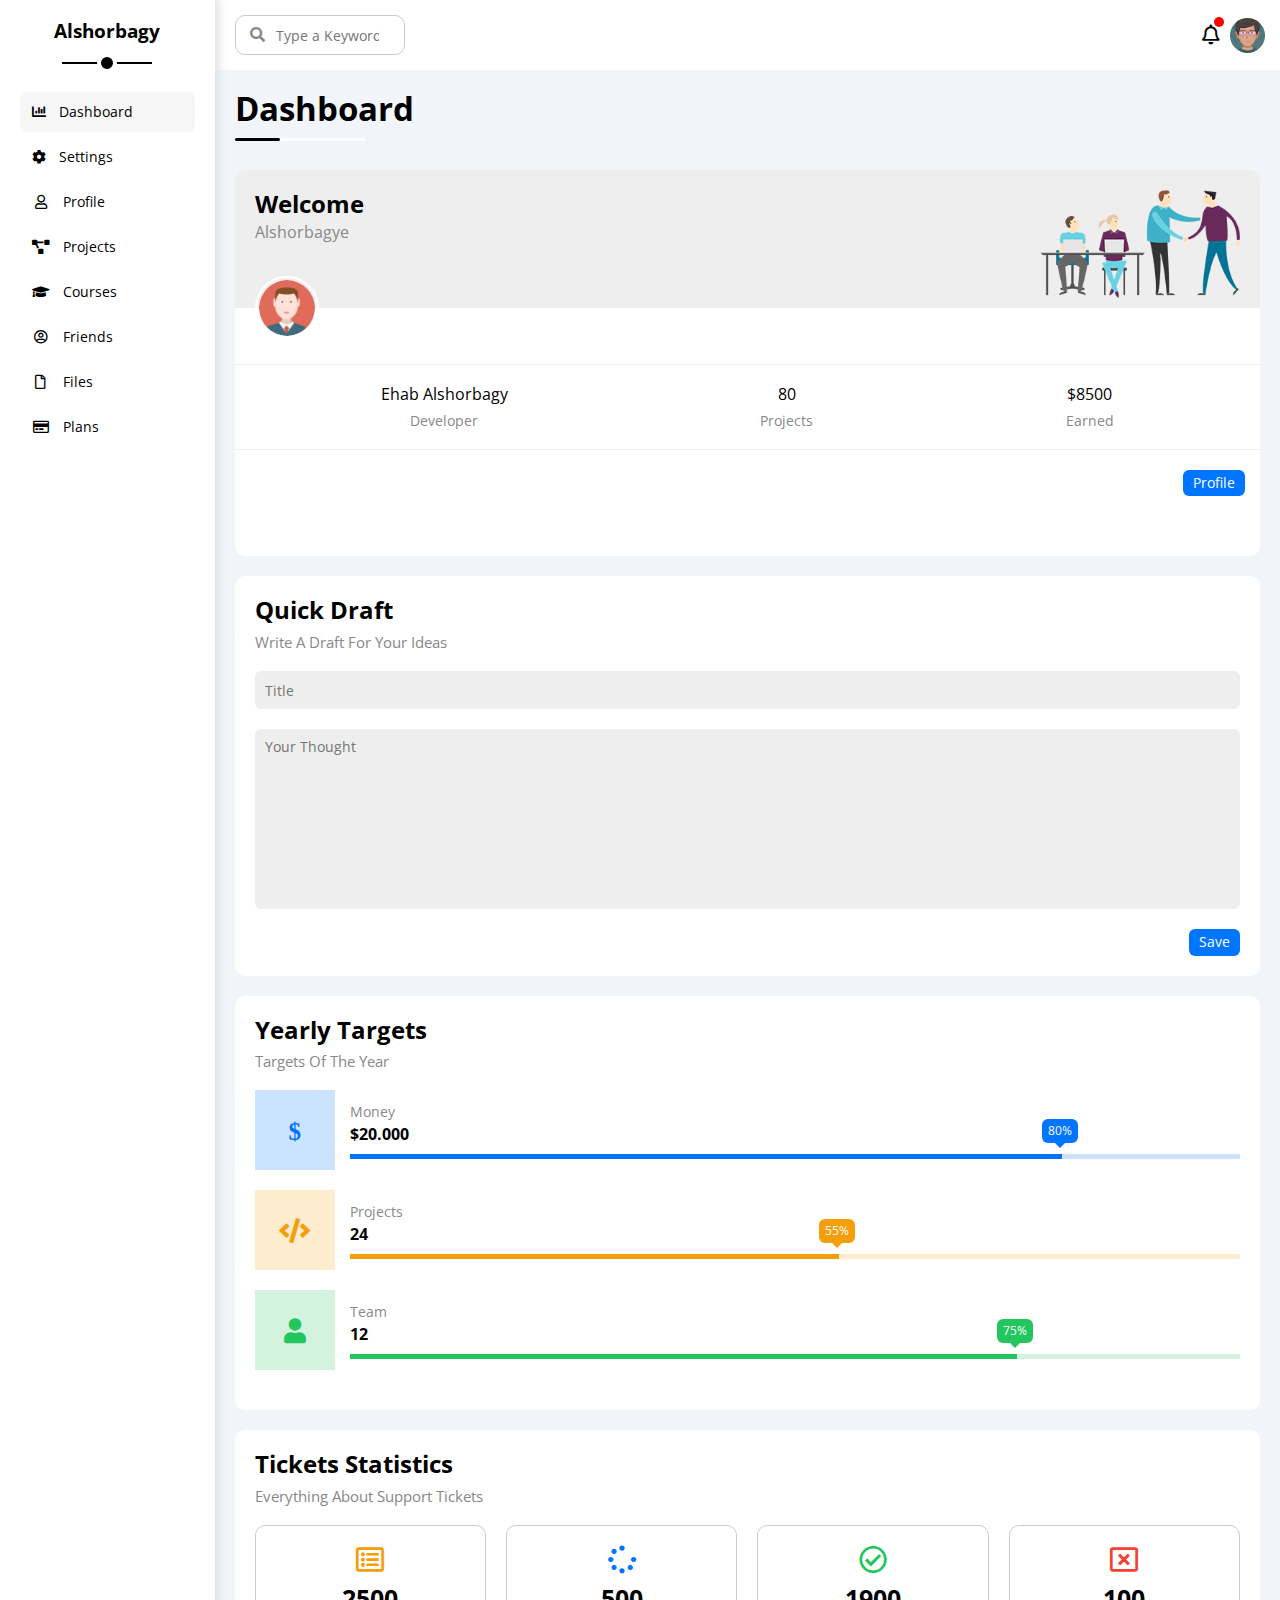
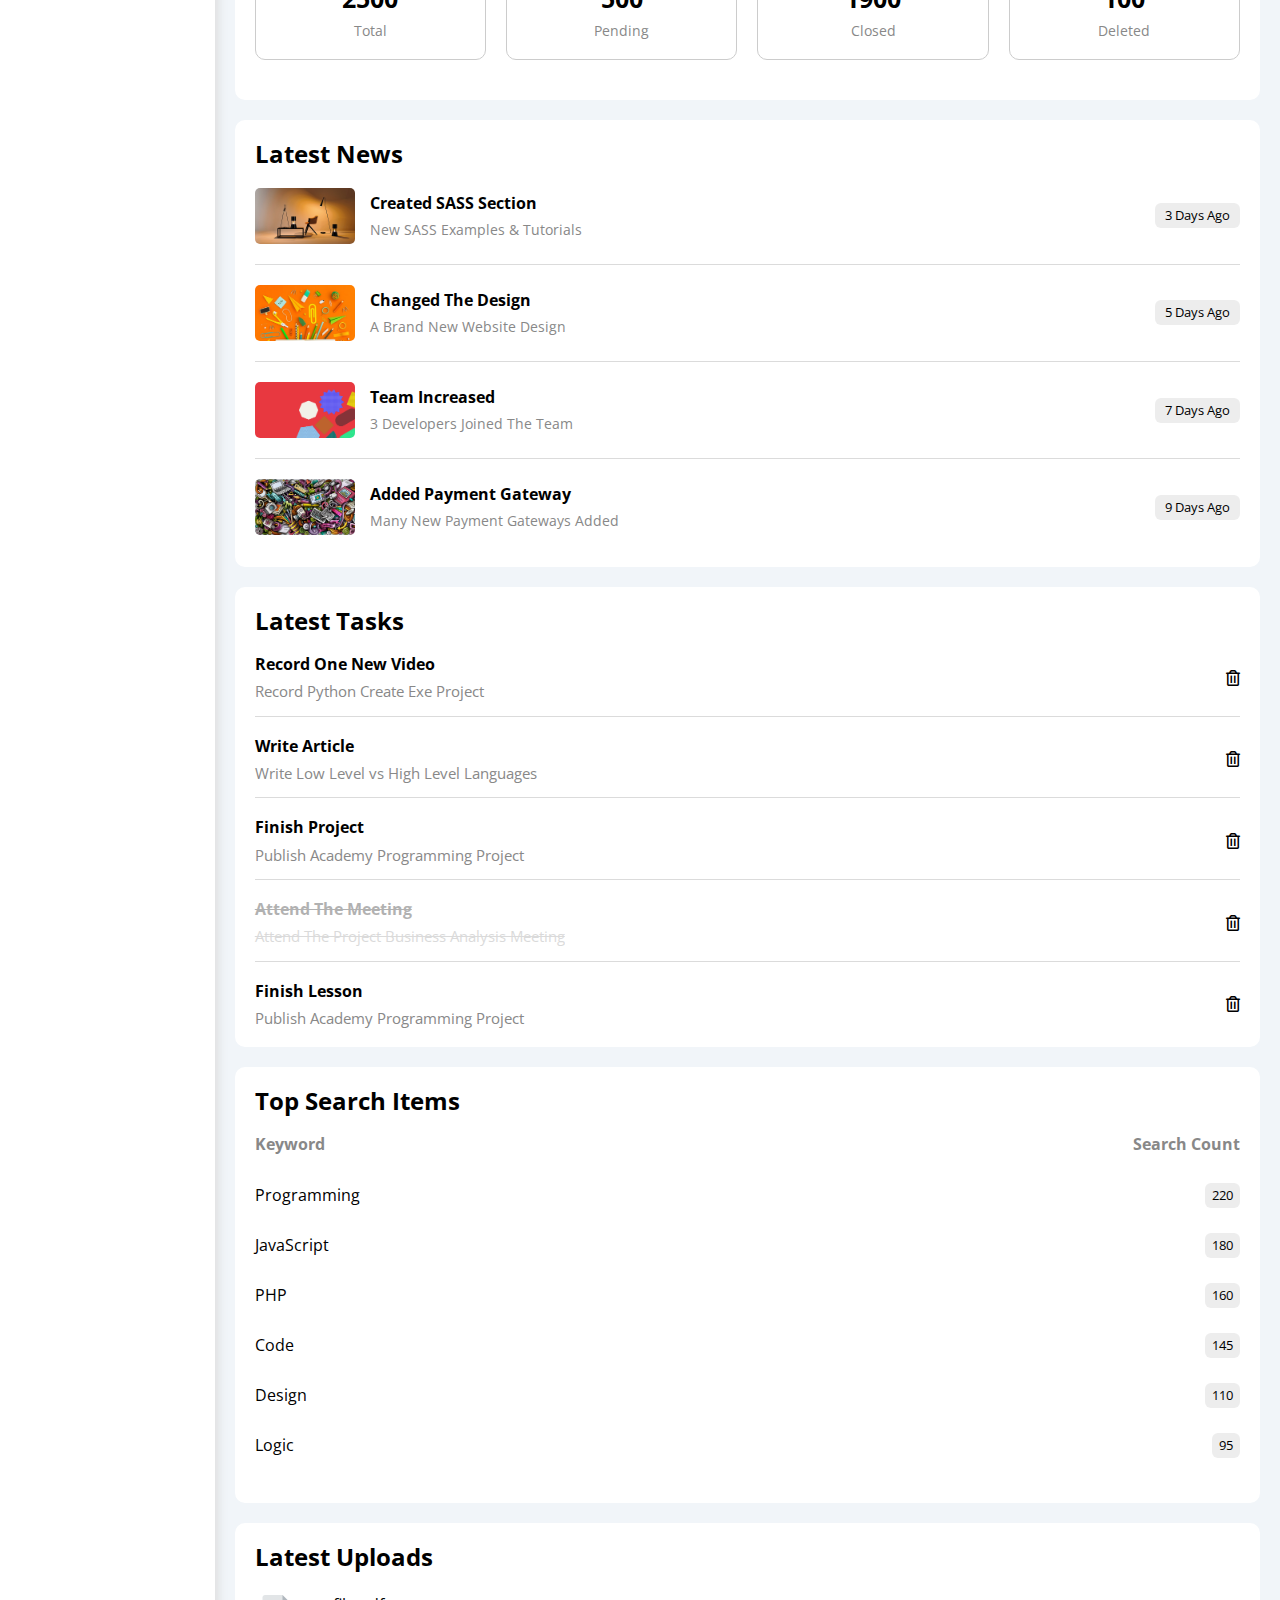
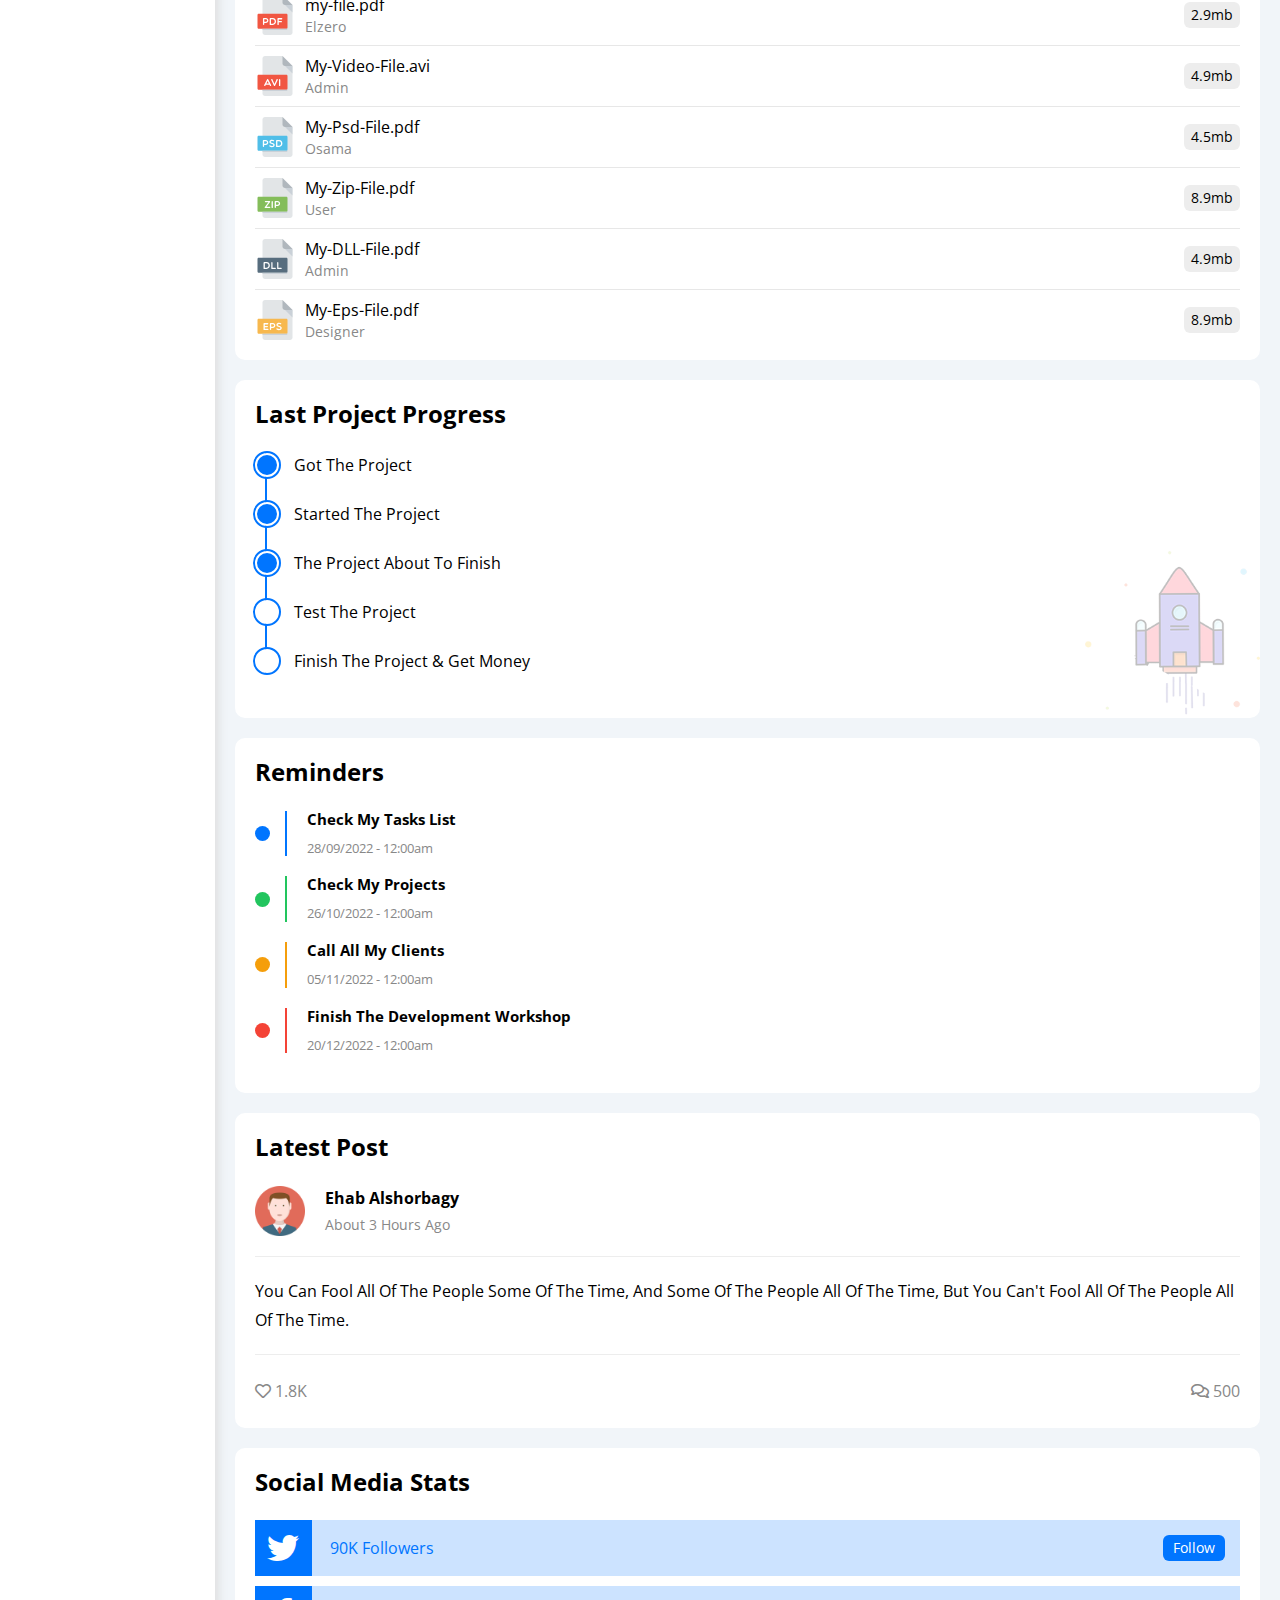
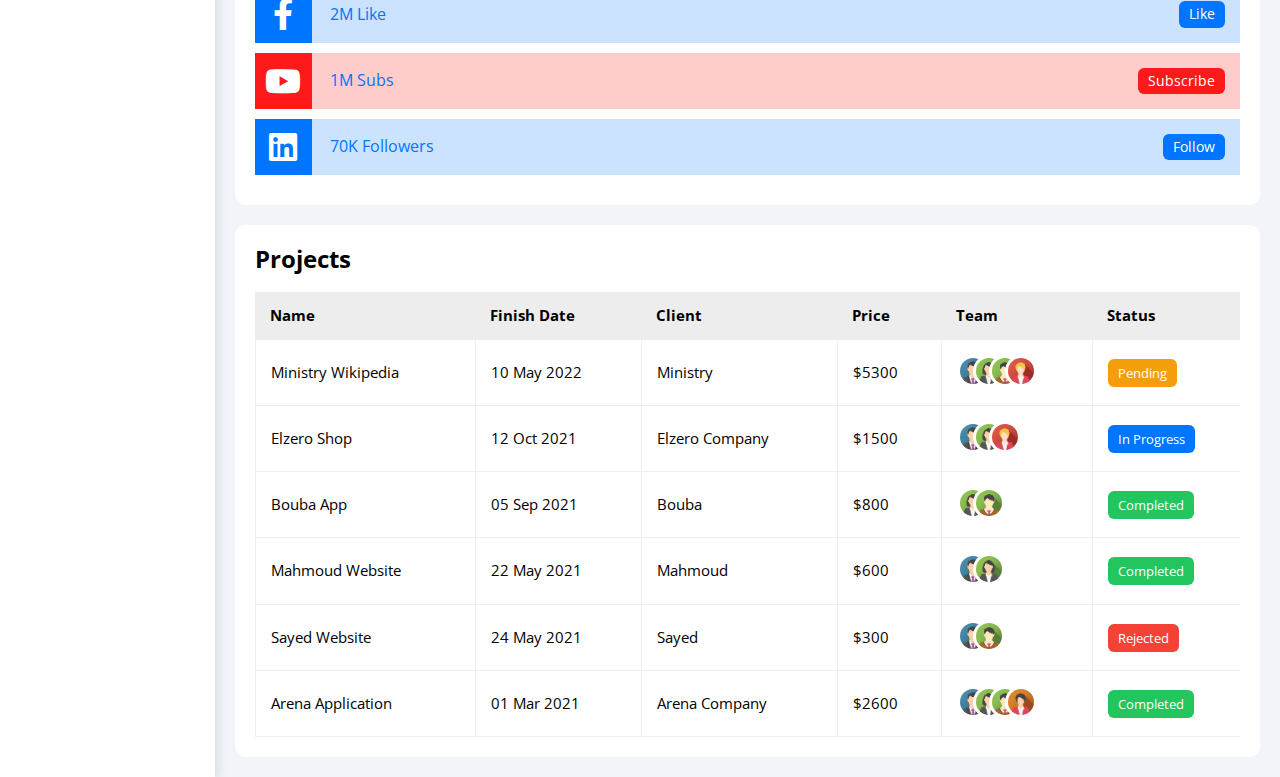
<file: index.html>
<!DOCTYPE html>
<html lang="en">
<head>
    <meta charset="UTF-8">
    <meta name="viewport" content="width=device-width, initial-scale=1.0">
    <!-- Font Awesome -->
    <link rel="stylesheet" href="css/all.min.css">

    <link rel="stylesheet" href="css/normalize.css">
    <link rel="stylesheet" href="css/framework.css">
    <link rel="stylesheet" href="css/master.css">
       <!-- Google Fonts -->
    <link rel="preconnect" href="https://fonts.gstatic.com" />
    <link href="https://fonts.googleapis.com/css2?family=Open+Sans:wght@400;700&display=swap" rel="stylesheet" />
    <title>My_Dashboard</title>
</head>
<body>
    <div class="page d-flex">
    <div class="sidebar bg-white p-20 pos-relative">
        <h3 class="pos-relative txt-c">Alshorbagy</h3>
        <ul>
            <li>
              <a class="active d-flex align-center fs-14 c-black rad-6 p-10" href="index.html">
                <i class="fa-solid fa-chart-bar"></i>
                <span>Dashboard</span>
              </a>
            </li>
            <li> 
              <a class="d-flex align-center fs-14 c-black rad-6 p-10" href="settings.html">
                <i class="fa-solid fa-gear"></i>
                <span>Settings</spa n>
              </a>
            </li>
          <li>
            <a class="d-flex align-center fs-14 c-black rad-6 p-10" href="profile.html">
              <i class="fa-regular fa-user fa-fw"></i>
              <span>Profile</span>
            </a>
          </li>
          <li>
            <a class="d-flex align-center fs-14 c-black rad-6 p-10" href="projects.html">
              <i class="fa-solid fa-diagram-project fa-fw"></i>
              <span>Projects</span>
            </a>
          </li>
          <li>
            <a class="d-flex align-center fs-14 c-black rad-6 p-10" href="courses.html">
              <i class="fa-solid fa-graduation-cap fa-fw"></i>
              <span>Courses</span>
            </a>
          </li>
          <li>
            <a class="d-flex align-center fs-14 c-black rad-6 p-10" href="friends.html">
              <i class="fa-regular fa-circle-user fa-fw"></i>
              <span>Friends</span>
            </a>
          </li>
          <li>
            <a class=" d-flex align-center fs-14 c-black rad-6 p-10" href="files.html">
              <i class="fa-regular fa-file fa-fw"></i>
              <span>Files</span>
            </a>
          </li>
          <li>
            <a class="d-flex align-center fs-14 c-black rad-6 p-10" href="plans.html">
              <i class="fa-regular fa-credit-card fa-fw"></i>
              <span>Plans</span>
            </a>
          </li>
        </ul>
    </div>
    <div class="content w-full">
        <div class="head bg-white p-15 between-flex">
            <div class="search pos-relative">
                <input class="p-10" type="search" placeholder="Type a Keyword">
            </div>
            <div class="icons d-flex align-center">
                <span class="pos-relative">
                    <i class="fa-regular fa-bell fa-lg"></i>
                </span>
                <img src="assets/avatar-.png" alt="">
            </div>
        </div>
         <h3 class="mean-heading">Dashboard</h3>
        <div class="container d-grid gap-20">
         <!-- Start Welcome Widget  -->
           <div class="welcome bg-white rad-10 txt-c-mobile ">
            <div class="intro p-20 d-flex space-between bg-eee">
                <div>
                  <h2> Welcome </h2>
                  <p class="c-grey mt-5">Alshorbagye</p>
                </div>
                  <img class="hide-mobile" src="assets/welcome.png" alt="" />
             </div>
               <img src="assets/avatar.png" alt="" class="avatar" />
                <div class="body txt-c d-flex p-20  space-around block-mobile">
                    <div> Ehab Alshorbagy <span class="d-block c-grey fs-14 mt-10 ">Developer</span></div>
                    <div> 80 <span class="d-block c-grey fs-14 mt-10"> Projects </span ></div>
                    <div> $8500<span class=" d-block c-grey fs-14 mt-10"> Earned </span></div>
                </div>
                <a href="profile.html" class="visit d-block fs-14 blue c-white w-fit btn-shape">Profile</a>
           </div>
          <!-- End Welcome Widget  -->
          <!-- Start Quick Draft Widget -->
          <div class="quick-draft bg-white p-20 rad-10">
            <h2 class="mb-10">Quick Draft</h2>
            <p class="mb-20 c-grey fs-15 ">Write A Draft For Your Ideas</p>
            <form action="">
              <input class="d-block mb-20 w-full p-10 bg-eee b-none rad-6" type="text" placeholder="Title">
              <textarea class=" d-block mb-20 w-full p-10 bg-eee b-none rad-6 h3-200" placeholder="Your Thought"></textarea>
            </form>
            <input class="save d-block c-white blue fs-14 b-none btn-shape" type="submit" value="Save">
          </div>
          <!-- End Quick Draft Widget -->
          <!-- Start Targets Widget  -->
            <div class="targets bg-white p-20 rad-10">
                <h2 class="mb-10">Yearly Targets</h2>
                <p class="mb-20 c-grey fs-15 ">Targets Of The Year </p>

              <div class="target-row d-flex align-center mb-20 ">
                <div class="icon center-flex bg-blue ">
                   <i class="fa-solid fa-dollar-sign c-blue fa-lg"></i>
                </div>
                <div class="data">
                  <span class="fs-14 c-grey ">Money</span>
                  <span class="fw-bold d-block mt-5 mb-10">$20.000</span>
                  <div class="progress pos-relative bg-blue">
                    <span class="blue" style="width: 80%;">
                      <span class="blue rad-6 ">80%</span>
                    </span>
                  </div>
                </div>
              </div>
              <div class="target-row d-flex align-center mb-20 ">
                <div class="icon center-flex bg-orange ">
                   <i class="fa-solid fa-code c-orange"></i>
                </div>
                <div class="data">
                  <span class="fs-14 c-grey ">Projects</span>
                  <span class="fw-bold d-block mt-5 mb-10">24</span>
                  <div class="progress pos-relative bg-orange ">
                    <span class="orange" style="width: 55%;">
                      <span class="orange rad-6 ">55%</span>
                    </span>
                  </div>
                </div>
              </div>
              <div class="target-row d-flex align-center mb-20 ">
                <div class="icon center-flex bg-green ">
                  <i class="fa-solid fa-user c-green "></i>  
                </div>
                <div class="data">
                  <span class="fs-14 c-grey ">Team</span>
                  <span class="fw-bold d-block mt-5 mb-10">12</span>
                  <div class="progress pos-relative bg-green">
                    <span class="green" style="width: 75%;">
                      <span class="green rad-6 ">75%</span>
                    </span>
                  </div>
                </div>
              </div>

            </div>
          <!-- End Targets Widget  -->
          <!-- Start Tickets Widget -->
          <div class="Tickets bg-white p-20 rad-10">
                <h2 class="mb-10">Tickets Statistics</h2>
                <p class="mb-20 c-grey fs-15 ">Everything About Support Tickets</p>
                <div class="txt-c gap-20 mb-20">
                    <div class="box rad-10 fs-14 c-grey">
                      <i class="fa-regular fa-rectangle-list fa-2x mb-10 c-orange"></i>
                      <span class="fs-30 fw-bold d-block c-black mb-10">2500</span>
                      Total
                    </div>
                    <div class="box rad-10  fs-14 c-grey">
                      <i class="fa-solid fa-spinner fa-2x mb-10 c-blue"></i>
                      <span class="fs-30 fw-bold d-block c-black mb-10">500</span>
                      Pending
                    </div>
                    <div class="box rad-10  fs-14 c-grey">
                      <i class="fa-regular fa-circle-check fa-2x mb-10 c-green"></i>
                      <span class="fs-30 fw-bold d-block c-black mb-10">1900</span>
                      Closed
                    </div>
                    <div class="box rad-10 fs-14 c-grey">
                     <i class="fa-regular fa-rectangle-xmark fa-2x mb-10 c-red"></i>
                      <span class="fs-30 fw-bold d-block c-black mb-10">100</span>
                      Deleted
                    </div>
                </div>
          </div>
          <!-- End Tickets Widget -->
           <!-- Start News -->
             <div class="news bg-white p-20 rad-10">
                <h2 class="mb-20">Latest News</h2>
                  <div class="new d-flex mb-20">
                    <img src="assets/news-01.png" alt="">
                    <div class="between-flex w-full">
                      <div class="text">
                        <h4>Created SASS Section</h4>
                        <p class="fs-14 c-grey">New SASS Examples & Tutorials</p>
                      </div>
                      <span class="w-fit d-block fs-13 bg-grey p-7 rad-6">3 Days Ago</span>
                    </div> 
                  </div>
                  <div class="new d-flex mb-20">
                    <img src="assets/news-02.png" alt="">
                    <div class="between-flex w-full">
                      <div class="text">
                        <h4>Changed The Design</h4>
                        <p class="fs-14 c-grey">A Brand New Website Design</p>
                      </div>
                      <span class="w-fit d-block fs-13 bg-grey p-7 rad-6">5 Days Ago</span>
                    </div> 
                  </div>
                  <div class="new d-flex mb-20">
                    <img src="assets/news-03.png" alt="">
                    <div class="between-flex w-full">
                      <div class="text">
                        <h4>Team Increased</h4>
                        <p class="fs-14 c-grey">3 Developers Joined The Team</p>
                      </div>
                      <span class="w-fit d-block fs-13 bg-grey p-7 rad-6">7 Days Ago</span>
                    </div> 
                  </div>
                  <div class="new d-flex mb-20">
                    <img src="assets/news-04.png" alt="">
                    <div class="between-flex w-full">
                      <div class="text">
                        <h4>Added Payment Gateway</h4>
                        <p class="fs-14 c-grey">Many New Payment Gateways Added</p>
                      </div>
                      <span class="w-fit d-block fs-13 bg-grey p-7 rad-6">9 Days Ago</span>
                    </div> 
                  </div>
              </div>
           
           <!-- End News -->
           <!-- Start Tasks -->
             <div class="tasks bg-white p-20 rad-10">
                <h2 class="mb-20">Latest Tasks</h2>
                  <div class="task d-flex mb-20">
                    <div class="between-flex w-full">
                      <div class="text">
                        <h4>Record One New Video</h4>
                        <p class="fs-15 c-grey mt-10">Record Python Create Exe Project</p>
                      </div>
                       <i class="fa-regular fa-trash-can delete"></i>
                    </div> 
                  </div>
                  <div class="task d-flex mb-20">
                    <div class="between-flex w-full">
                      <div class="text">
                        <h4>Write Article</h4>
                        <p class="fs-15 c-grey mt-10">Write Low Level vs High Level Languages</p>
                      </div>
                       <i class="fa-regular fa-trash-can delete"></i>
                    </div> 
                  </div>
                  <div class="task d-flex mb-20">
                    <div class="between-flex w-full">
                      <div class="text">
                        <h4>Finish Project</h4>
                        <p class="fs-15 c-grey mt-10">Publish Academy Programming Project</p>
                      </div>
                       <i class="fa-regular fa-trash-can delete"></i>
                    </div> 
                  </div>
                  <div class="task d-flex mb-20">
                    <div class="between-flex w-full">
                      <div class="text hide">
                        <h4>Attend The Meeting</h4>
                        <p class="fs-15 c-grey mt-10">Attend The Project Business Analysis Meeting</p>
                      </div>
                       <i class="fa-regular fa-trash-can delete"></i>
                    </div> 
                  </div>
                  <div class="task d-flex mb-20">
                    <div class="between-flex w-full">
                      <div class="text">
                        <h4>Finish Lesson</h4>
                        <p class="fs-15 c-grey mt-10">Publish Academy Programming Project</p>
                      </div>
                       <i class="fa-regular fa-trash-can delete"></i>
                    </div> 
                  </div>
                </div>
              <!-- End Tasks -->
              <!-- Start Top-search -->
              <div class="Top-search bg-white p-20 rad-10">
                <h2 class="mb-20">Top Search Items</h2>
                <div class="c-grey between-flex fw-bold mb-30">
                  <span>Keyword</span>
                  <span>Search Count</span>
                </div>
                <div class="item between-flex mb-25 ">
                  <span>Programming</span>
                  <span class="bg-grey rad-6">220</span>
                </div>
                <div class="item between-flex mb-25 ">
                  <span>JavaScript</span>
                  <span class="bg-grey rad-6">180</span>
                </div>
                <div class="item between-flex mb-25 ">
                  <span>PHP</span>
                  <span class="bg-grey rad-6">160</span>
                </div>
                <div class="item between-flex mb-25 ">
                  <span>Code</span>
                  <span class="bg-grey rad-6">145</span>
                </div>
                <div class="item between-flex mb-25 ">
                  <span>Design</span>
                  <span class="bg-grey rad-6">110</span>
                </div>
                <div class="item between-flex mb-25 ">
                  <span>Logic</span>
                  <span class="bg-grey rad-6">95</span>
                </div>
              </div>

              <!-- End Top-search -->
               <!-- Start Uploads -->
              <div class="uploads bg-white p-20 rad-10">
                <h2 class="mb-25">Latest Uploads</h2>
                <div class="row mb-10">
                  <img src="assets/pdf.svg" alt="">
                  <div class="between-flex w-full">
                    <div class="info">
                      my-file.pdf
                      <p class="c-grey mt-5">Elzero</p>
                    </div>
                    <span class="d-block bg-grey fs-14">2.9mb</span>
                  </div>
                </div>
                <div class="row mb-10">
                  <img src="assets/avi.svg" alt="">
                  <div class="between-flex w-full">
                    <div class="info">
                     My-Video-File.avi
                      <p class="c-grey mt-5">Admin</p>
                    </div>
                    <span class="d-block bg-grey fs-14">4.9mb</span>
                  </div>
                </div>
                <div class="row mb-10">
                  <img src="assets/psd.svg" alt="">
                  <div class="between-flex w-full">
                    <div class="info">
                      My-Psd-File.pdf
                      <p class="c-grey mt-5">Osama</p>
                    </div>
                    <span class="d-block bg-grey fs-14">4.5mb</span>
                  </div>
                </div>
                <div class="row mb-10">
                  <img src="assets/zip.svg" alt="">
                  <div class="between-flex w-full">
                    <div class="info">
                      My-Zip-File.pdf
                      <p class="c-grey mt-5">User</p>
                    </div>
                    <span class="d-block bg-grey fs-14">8.9mb</span>
                  </div>
                </div>
                <div class="row mb-10">
                  <img src="assets/dll.svg" alt="">
                  <div class="between-flex w-full">
                    <div class="info">
                     My-DLL-File.pdf
                      <p class="c-grey mt-5">Admin</p>
                    </div>
                    <span class="d-block bg-grey fs-14">4.9mb</span>
                  </div>
                </div>
                <div class="row mb-10">
                  <img src="assets/eps.svg" alt="">
                  <div class="between-flex w-full">
                    <div class="info">
                      My-Eps-File.pdf
                      <p class="c-grey mt-5">Designer</p>
                    </div>
                    <span class="d-block bg-grey fs-14">8.9mb</span>
                  </div>
                </div>
              </div>
               <!-- End Uploads -->
              <!-- Start Progress -->
                <div class="progress bg-white p-20 rad-10 pos-relative">
                  <h2 class="mb-25">Last Project Progress</h2>
                  <ul class="pos-relative">
                    <li class="mb-25 d-flex align-center done">Got The Project</li>
                    <li class="mb-25 d-flex align-center done">Started The Project</li>
                    <li class="mb-25 d-flex align-center done">The Project About To Finish</li>
                    <li class="mb-25 d-flex align-center current">Test The Project</li>
                    <li class="mb-25 d-flex align-center">Finish The Project & Get Money</li>
                  </ul>
                  <img class="lanch-icon hide-mobile" src="assets/project.png" alt="">
                </div>
              <!-- End Progress -->
               <!-- Start Reminders -->
                 <div class="reminders bg-white p-20 rad-10">
                  <h2 class="mb-25">Reminders</h2>
                  <ul>
                    <li class="d-flex align-center">
                      <span class="key blue"></span>
                      <div class="pl-20">
                        <h4 class="fw-bold fs-15 mb-10">Check My Tasks List</h4>
                        <span class="c-grey fs-13">28/09/2022 - 12:00am</span>
                      </div>
                    </li>
                    <li class="d-flex align-center">
                      <span class=" key green"></span>
                      <div class="pl-20">
                        <h4 class="fw-bold fs-15 mb-10">Check My Projects</h4>
                        <span class="c-grey fs-13">26/10/2022 - 12:00am</span>
                      </div>
                    </li>
                    <li class="d-flex align-center">
                      <span class=" key orange"></span>
                      <div class="pl-20">
                        <h4 class="fw-bold fs-15 mb-10">Call All My Clients</h4>
                        <span class="c-grey fs-13">05/11/2022 - 12:00am</span>
                      </div>
                    </li>
                    <li class="d-flex align-center">
                      <span class=" key red"></span>
                      <div class="pl-20">
                        <h4 class="fw-bold fs-15 mb-10">Finish The Development Workshop</h4>
                        <span class="c-grey fs-13">20/12/2022 - 12:00am</span>
                      </div>
                    </li>
                  </ul>
                 </div>
               <!-- End Reminders -->
                <!-- Start Post -->
                <div class="post bg-white p-20 rad-10">
                  <h2 class="mb-25">Latest Post</h2>
                  <div class="profile d-flex align-center gap-20 mb-20">
                    <img src="assets/avatar.png" alt="">
                    <div class="info">
                      <h4>Ehab Alshorbagy</h4>
                      <p class="c-grey mt-10 fs-14">About 3 Hours Ago</p>
                    </div>
                  </div>
                  <p class="mb-20 pb-20">You can fool all of the people some of the time, and some of the people all of the time,
                     but you can't fool all of the people all of the time.
                  </p>
                  <div class="reacts d-flex space-between">
                    <div class="likes">
                      <i class="fa-regular fa-heart c-grey"></i>
                      <span class="c-grey">1.8K</span> 
                    </div>
                    <div class="comments">
                     <i class="fa-regular fa-comments c-grey"></i>
                      <span class="c-grey">500</span>
                    </div>
                  </div>
                </div>
                <!-- End Post -->
                 <!-- Start Social-Media -->
                  <div class="social bg-white p-20 rad-10">
                    <h2 class="mb-25">Social Media Stats</h2>

                    <div class="box twitter bg-blue p-15 mb-10 between-flex pos-relative">
                      <i class="fa-brands fa-twitter fa-2x h-full  c-white center-flex"></i>
                      <div class="between-flex w-full">
                        <span class="c-blue ">90K Followers</span>
                        <a href="#" class="fs-14 blue c-white btn-shape">Follow</a>
                      </div>
                    </div>
                    <div class="box facebook bg-blue p-15 mb-10 between-flex pos-relative">
                       <i class="fa-brands fa-facebook-f fa-2x c-white h-full center-flex"></i>
                       <div class="between-flex w-full">
                        <span class="c-blue ">2M Like</span>
                        <a href="#" class="fs-14 blue c-white btn-shape">Like</a>
                      </div>
                    </div>
                    <div class="bg-red box youtube p-15 mb-10 between-flex pos-relative">
                        <i class="fa-brands fa-youtube fa-2x c-white h-full center-flex"></i> 
                        <div class="between-flex w-full">
                        <span class="c-blue ">1M Subs</span>
                        <a href="#" class="fs-14 c-white btn-shape">Subscribe</a>
                      </div>
                    </div>
                    <div class=" bg-blue box linkedin p-15 mb-10 between-flex pos-relative">
                      <i class="fa-brands fa-linkedin fa-2x c-white h-full center-flex"></i>
                      <div class="between-flex w-full">
                        <span class="c-blue ">70K Followers</span>
                        <a href="#" class="fs-14 blue c-white btn-shape">Follow</a>
                      </div>
                    </div>
                    
                  </div>

                 <!-- End Social-Media -->
        </div>
        <!-- Start Projects table -->
         <div class="projects p-20 bg-white rad-10 m-20">
          <h2 class="mb-20">Projects</h2>
          <div class="responsive-table">
            <table class="fs-15 w-full">
              <thead class="bg-grey ">
                <tr class="fw-bold">
                  <td>Name</td>
                  <td>Finish Date</td>
                  <td>Client</td>
                  <td>Price</td>
                  <td>Team</td>
                  <td>Status</td>
                </tr>
              </thead>
              <tbody> 
                <tr>
                  <td>Ministry Wikipedia</td>
                  <td>10 May 2022</td>
                  <td>Ministry</td>
                  <td>$5300</td>
                  <td>
                    <img src="assets/team-01.png" alt="">
                    <img src="assets/team-02.png" alt="">
                    <img src="assets/team-03.png" alt="">
                    <img src="assets/team-05.png" alt="">
                  </td>
                   <td>
                    <span class="label btn-shape orange c-white fs-13">Pending</span>
                  </td>
                </tr>
                <tr>
                   <td>Elzero Shop</td>
                  <td>12 Oct 2021</td>
                  <td>Elzero Company</td>
                  <td>$1500</td>
                  <td>
                    <img src="assets/team-01.png" alt="" />
                    <img src="assets/team-02.png" alt="" />
                    <img src="assets/team-05.png" alt="" />
                  </td>
                  <td><span class="label btn-shape blue c-white fs-13">In Progress</span></td>
                </tr>
                <tr>
                  <td>Bouba App</td>
                  <td>05 Sep 2021</td>
                  <td>Bouba</td>
                  <td>$800</td>
                  <td>
                    <img src="assets/team-02.png" alt="" />
                    <img src="assets/team-03.png" alt="" />
                  </td>
                  <td><span class="label btn-shape green c-white fs-13">Completed</span></td>
                </tr>
                <tr>
                  <td>Mahmoud Website</td>
                  <td>22 May 2021</td>
                  <td>Mahmoud</td>
                  <td>$600</td>
                  <td>
                    <img src="assets/team-01.png" alt="" />
                    <img src="assets/team-02.png" alt="" />
                  </td>
                  <td><span class="label btn-shape green c-white fs-13">Completed</span></td>
                </tr>
                <tr>
                  <td>Sayed Website</td>
                  <td>24 May 2021</td>
                  <td>Sayed</td>
                  <td>$300</td>
                  <td>
                    <img src="assets/team-01.png" alt="" />
                    <img src="assets/team-03.png" alt="" />
                  </td>
                  <td><span class="label btn-shape red c-white fs-13">Rejected</span></td>
                </tr>
                <tr>
                  <td>Arena Application</td>
                  <td>01 Mar 2021</td>
                  <td>Arena Company</td>
                  <td>$2600</td>
                  <td>
                    <img src="assets/team-01.png" alt="" />
                    <img src="assets/team-02.png" alt="" />
                    <img src="assets/team-03.png" alt="" />
                    <img src="assets/team-04.png" alt="" />
                  </td>
                  <td><span class=" btn-shape green c-white fs-13">Completed</span></td>
                </tr>
              </tbody>
            </table>
          </div>
         </div>
        <!-- End Projects table -->
      </div>
</body>
</html>
</file>
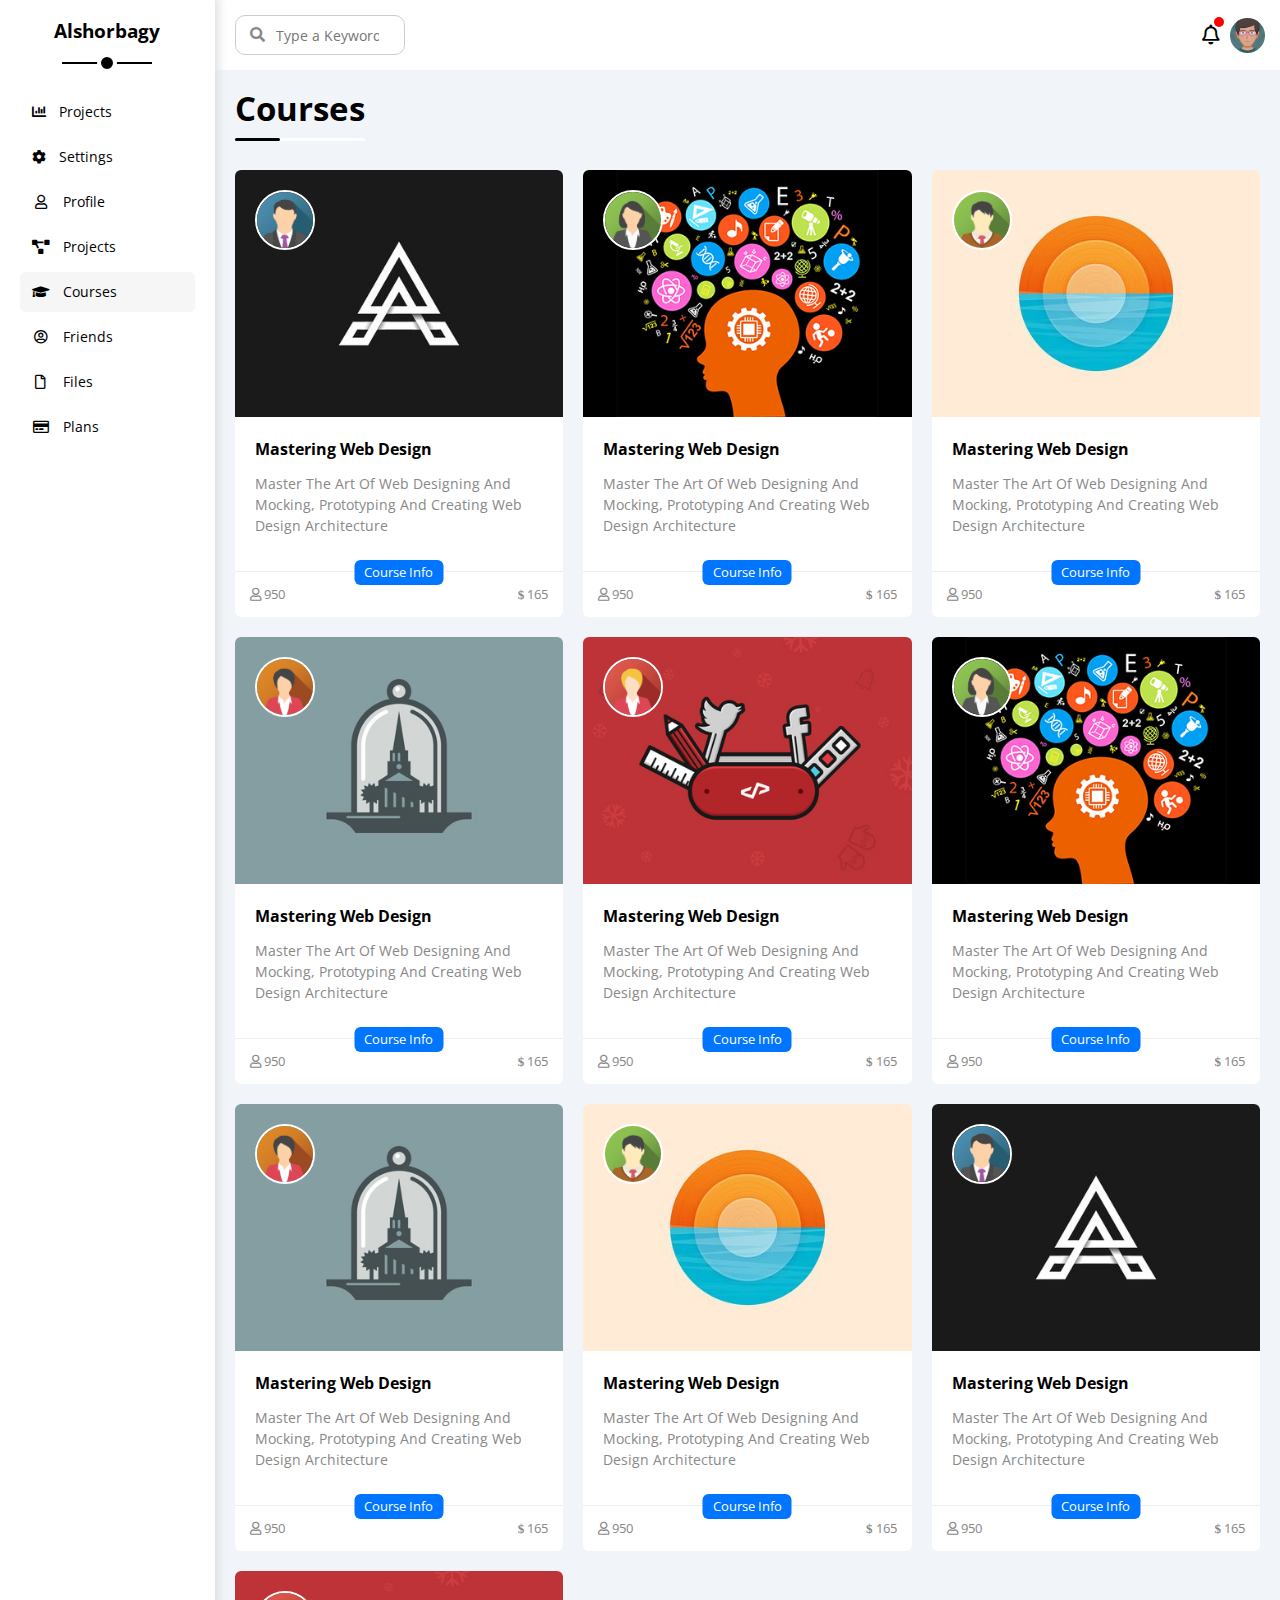
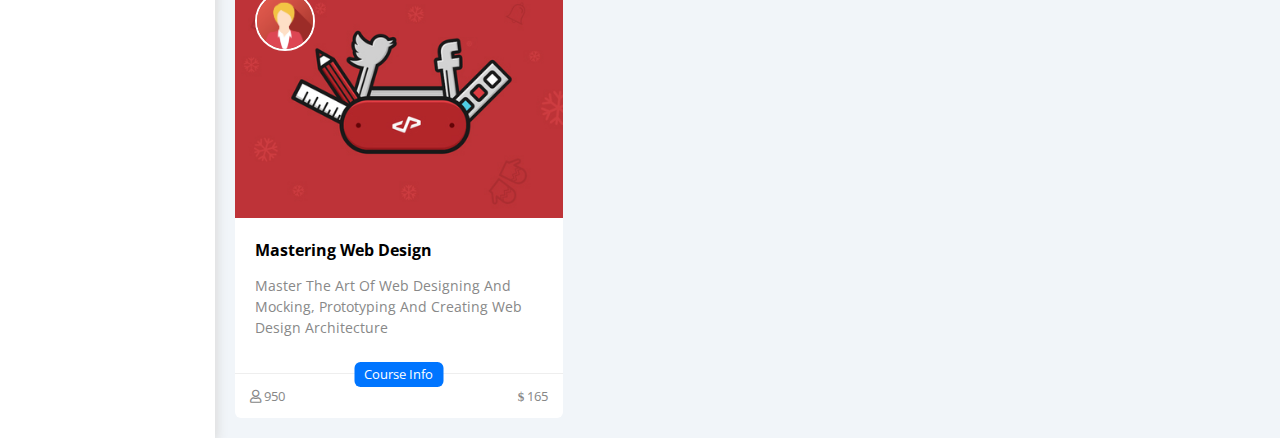
<file: courses.html>
<!DOCTYPE html>
<html lang="en">
<head>
    <meta charset="UTF-8">
    <meta name="viewport" content="width=device-width, initial-scale=1.0">
    <!-- Font Awesome -->
    <link rel="stylesheet" href="css/all.min.css">

    <link rel="stylesheet" href="css/normalize.css">
    <link rel="stylesheet" href="css/framework.css">
    <link rel="stylesheet" href="css/master.css">
       <!-- Google Fonts -->
    <link rel="preconnect" href="https://fonts.gstatic.com" />
    <link href="https://fonts.googleapis.com/css2?family=Open+Sans:wght@400;700&display=swap" rel="stylesheet" />
    <title>Courses</title>
</head>
<body>
    <div class="page d-flex">
    <div class="sidebar bg-white p-20 pos-relative">
        <h3 class="pos-relative txt-c">Alshorbagy</h3>
        <ul>
            <li>
              <a class="d-flex align-center fs-14 c-black rad-6 p-10" href="index.html">
                <i class="fa-solid fa-chart-bar"></i>
                <span>Projects</span>
              </a>
            </li>
            <li> 
              <a class="d-flex align-center fs-14 c-black rad-6 p-10" href="settings.html">
                <i class="fa-solid fa-gear"></i>
                <span>Settings</spa n>
              </a>
            </li>
          <li>
            <a class="d-flex align-center fs-14 c-black rad-6 p-10" href="profile.html">
              <i class="fa-regular fa-user fa-fw"></i>
              <span>Profile</span>
            </a>
          </li>
          <li>
            <a class="d-flex align-center fs-14 c-black rad-6 p-10" href="projects.html">
              <i class="fa-solid fa-diagram-project fa-fw"></i>
              <span>Projects</span>
            </a>
          </li>
          <li>
            <a class="active d-flex align-center fs-14 c-black rad-6 p-10" href="courses.html">
              <i class="fa-solid fa-graduation-cap fa-fw"></i>
              <span>Courses</span>
            </a>
          </li>
          <li>
            <a class="d-flex align-center fs-14 c-black rad-6 p-10" href="friends.html">
              <i class="fa-regular fa-circle-user fa-fw"></i>
              <span>Friends</span>
            </a>
          </li>
          <li>
            <a class=" d-flex align-center fs-14 c-black rad-6 p-10" href="files.html">
              <i class="fa-regular fa-file fa-fw"></i>
              <span>Files</span>
            </a>
          </li>
          <li>
            <a class="d-flex align-center fs-14 c-black rad-6 p-10" href="plans.html">
              <i class="fa-regular fa-credit-card fa-fw"></i>
              <span>Plans</span>
            </a>
          </li>
        </ul>
    </div>
    <div class="content w-full">
        <div class="head bg-white p-15 between-flex">
            <div class="search pos-relative">
                <input class="p-10" type="search" placeholder="Type a Keyword">
            </div>
            <div class="icons d-flex align-center">
                <span class="pos-relative">
                    <i class="fa-regular fa-bell fa-lg"></i>
                </span>
                <img src="assets/avatar-.png" alt="">
            </div>
        </div>
         <h3 class="mean-heading">Courses</h3>
         <div class="courses d-grid gap-20 m-20">
            <div class="course rad-6 bg-white pos-relative">
                <img class="cover" src="assets/course-01.jpg" alt="">
                <img class="instructor"  src="assets/team-01.png" alt="">
                <div class="info p-20">
                    <h4 class="mb-15">Mastering Web Design</h4>
                    <p>Master The Art Of Web Designing And Mocking, 
                        Prototyping And Creating Web Design Architecture</p>
                </div>
                <div class="foot between-flex fs-13 p-15">
                    <a class="blue c-white btn-shape fs-13" href="#">Course Info</a>
                    <span>
                        <i class="fa-regular fa-user"></i>
                        950
                    </span>    
                    <span>
                        <i class="fa-solid fa-dollar-sign"></i>
                        165
                    </span>    
                </div>
            </div>
            <div class="course rad-6 bg-white pos-relative">
                <img class="cover" src="assets/course-02.jpg" alt="">
                <img class="instructor"  src="assets/team-02.png" alt="">
                <div class="info p-20">
                    <h4 class="mb-15">Mastering Web Design</h4>
                    <p>Master The Art Of Web Designing And Mocking, 
                        Prototyping And Creating Web Design Architecture</p>
                </div>
                <div class="foot between-flex fs-13 p-15">
                    <a class="blue c-white btn-shape fs-13" href="#">Course Info</a>
                    <span>
                        <i class="fa-regular fa-user"></i>
                        950
                    </span>    
                    <span>
                        <i class="fa-solid fa-dollar-sign"></i>
                        165
                    </span>    
                </div>
            </div>
            <div class="course rad-6 bg-white pos-relative">
                <img class="cover" src="assets/course-03.jpg" alt="">
                <img class="instructor"  src="assets/team-03.png" alt="">
                <div class="info p-20">
                    <h4 class="mb-15">Mastering Web Design</h4>
                    <p>Master The Art Of Web Designing And Mocking, 
                        Prototyping And Creating Web Design Architecture</p>
                </div>
                <div class="foot between-flex fs-13 p-15">
                    <a class="blue c-white btn-shape fs-13" href="#">Course Info</a>
                    <span>
                        <i class="fa-regular fa-user"></i>
                        950
                    </span>    
                    <span>
                        <i class="fa-solid fa-dollar-sign"></i>
                        165
                    </span>    
                </div>
            </div>
            <div class="course rad-6 bg-white pos-relative">
                <img class="cover" src="assets/course-04.jpg" alt="">
                <img class="instructor"  src="assets/team-04.png" alt="">
                <div class="info p-20">
                    <h4 class="mb-15">Mastering Web Design</h4>
                    <p>Master The Art Of Web Designing And Mocking, 
                        Prototyping And Creating Web Design Architecture</p>
                </div>
                <div class="foot between-flex fs-13 p-15">
                    <a class="blue c-white btn-shape fs-13" href="#">Course Info</a>
                    <span>
                        <i class="fa-regular fa-user"></i>
                        950
                    </span>    
                    <span>
                        <i class="fa-solid fa-dollar-sign"></i>
                        165
                    </span>    
                </div>
            </div>
            <div class="course rad-6 bg-white pos-relative">
                <img class="cover" src="assets/course-05.jpg" alt="">
                <img class="instructor"  src="assets/team-05.png" alt="">
                <div class="info p-20">
                    <h4 class="mb-15">Mastering Web Design</h4>
                    <p>Master The Art Of Web Designing And Mocking, 
                        Prototyping And Creating Web Design Architecture</p>
                </div>
                <div class="foot between-flex fs-13 p-15">
                    <a class="blue c-white btn-shape fs-13" href="#">Course Info</a>
                    <span>
                        <i class="fa-regular fa-user"></i>
                        950
                    </span>    
                    <span>
                        <i class="fa-solid fa-dollar-sign"></i>
                        165
                    </span>    
                </div>
            </div>
            <div class="course rad-6 bg-white pos-relative">
                <img class="cover" src="assets/course-02.jpg" alt="">
                <img class="instructor"  src="assets/team-02.png" alt="">
                <div class="info p-20">
                    <h4 class="mb-15">Mastering Web Design</h4>
                    <p>Master The Art Of Web Designing And Mocking, 
                        Prototyping And Creating Web Design Architecture</p>
                </div>
                <div class="foot between-flex fs-13 p-15">
                    <a class="blue c-white btn-shape fs-13" href="#">Course Info</a>
                    <span>
                        <i class="fa-regular fa-user"></i>
                        950
                    </span>    
                    <span>
                        <i class="fa-solid fa-dollar-sign"></i>
                        165
                    </span>    
                </div>
            </div>
            <div class="course rad-6 bg-white pos-relative">
                <img class="cover" src="assets/course-04.jpg" alt="">
                <img class="instructor"  src="assets/team-04.png" alt="">
                <div class="info p-20">
                    <h4 class="mb-15">Mastering Web Design</h4>
                    <p>Master The Art Of Web Designing And Mocking, 
                        Prototyping And Creating Web Design Architecture</p>
                </div>
                <div class="foot between-flex fs-13 p-15">
                    <a class="blue c-white btn-shape fs-13" href="#">Course Info</a>
                    <span>
                        <i class="fa-regular fa-user"></i>
                        950
                    </span>    
                    <span>
                        <i class="fa-solid fa-dollar-sign"></i>
                        165
                    </span>    
                </div>
            </div>
            <div class="course rad-6 bg-white pos-relative">
                <img class="cover" src="assets/course-03.jpg" alt="">
                <img class="instructor"  src="assets/team-03.png" alt="">
                <div class="info p-20">
                    <h4 class="mb-15">Mastering Web Design</h4>
                    <p>Master The Art Of Web Designing And Mocking, 
                        Prototyping And Creating Web Design Architecture</p>
                </div>
                <div class="foot between-flex fs-13 p-15">
                    <a class="blue c-white btn-shape fs-13" href="#">Course Info</a>
                    <span>
                        <i class="fa-regular fa-user"></i>
                        950
                    </span>    
                    <span>
                        <i class="fa-solid fa-dollar-sign"></i>
                        165
                    </span>    
                </div>
            </div>
            <div class="course rad-6 bg-white pos-relative">
                <img class="cover" src="assets/course-01.jpg" alt="">
                <img class="instructor"  src="assets/team-01.png" alt="">
                <div class="info p-20">
                    <h4 class="mb-15">Mastering Web Design</h4>
                    <p>Master The Art Of Web Designing And Mocking, 
                        Prototyping And Creating Web Design Architecture</p>
                </div>
                <div class="foot between-flex fs-13 p-15">
                    <a class="blue c-white btn-shape fs-13" href="#">Course Info</a>
                    <span>
                        <i class="fa-regular fa-user"></i>
                        950
                    </span>    
                    <span>
                        <i class="fa-solid fa-dollar-sign"></i>
                        165
                    </span>    
                </div>
            </div>
            <div class="course rad-6 bg-white pos-relative">
                <img class="cover" src="assets/course-05.jpg" alt="">
                <img class="instructor"  src="assets/team-05.png" alt="">
                <div class="info p-20">
                    <h4 class="mb-15">Mastering Web Design</h4>
                    <p>Master The Art Of Web Designing And Mocking, 
                        Prototyping And Creating Web Design Architecture</p>
                </div>
                <div class="foot between-flex fs-13 p-15">
                    <a class="blue c-white btn-shape fs-13" href="#">Course Info</a>
                    <span>
                        <i class="fa-regular fa-user"></i>
                        950
                    </span>    
                    <span>
                        <i class="fa-solid fa-dollar-sign"></i>
                        165
                    </span>    
                </div>
            </div>
        </div>
         
    </div> 
</body>
</html>
</file>
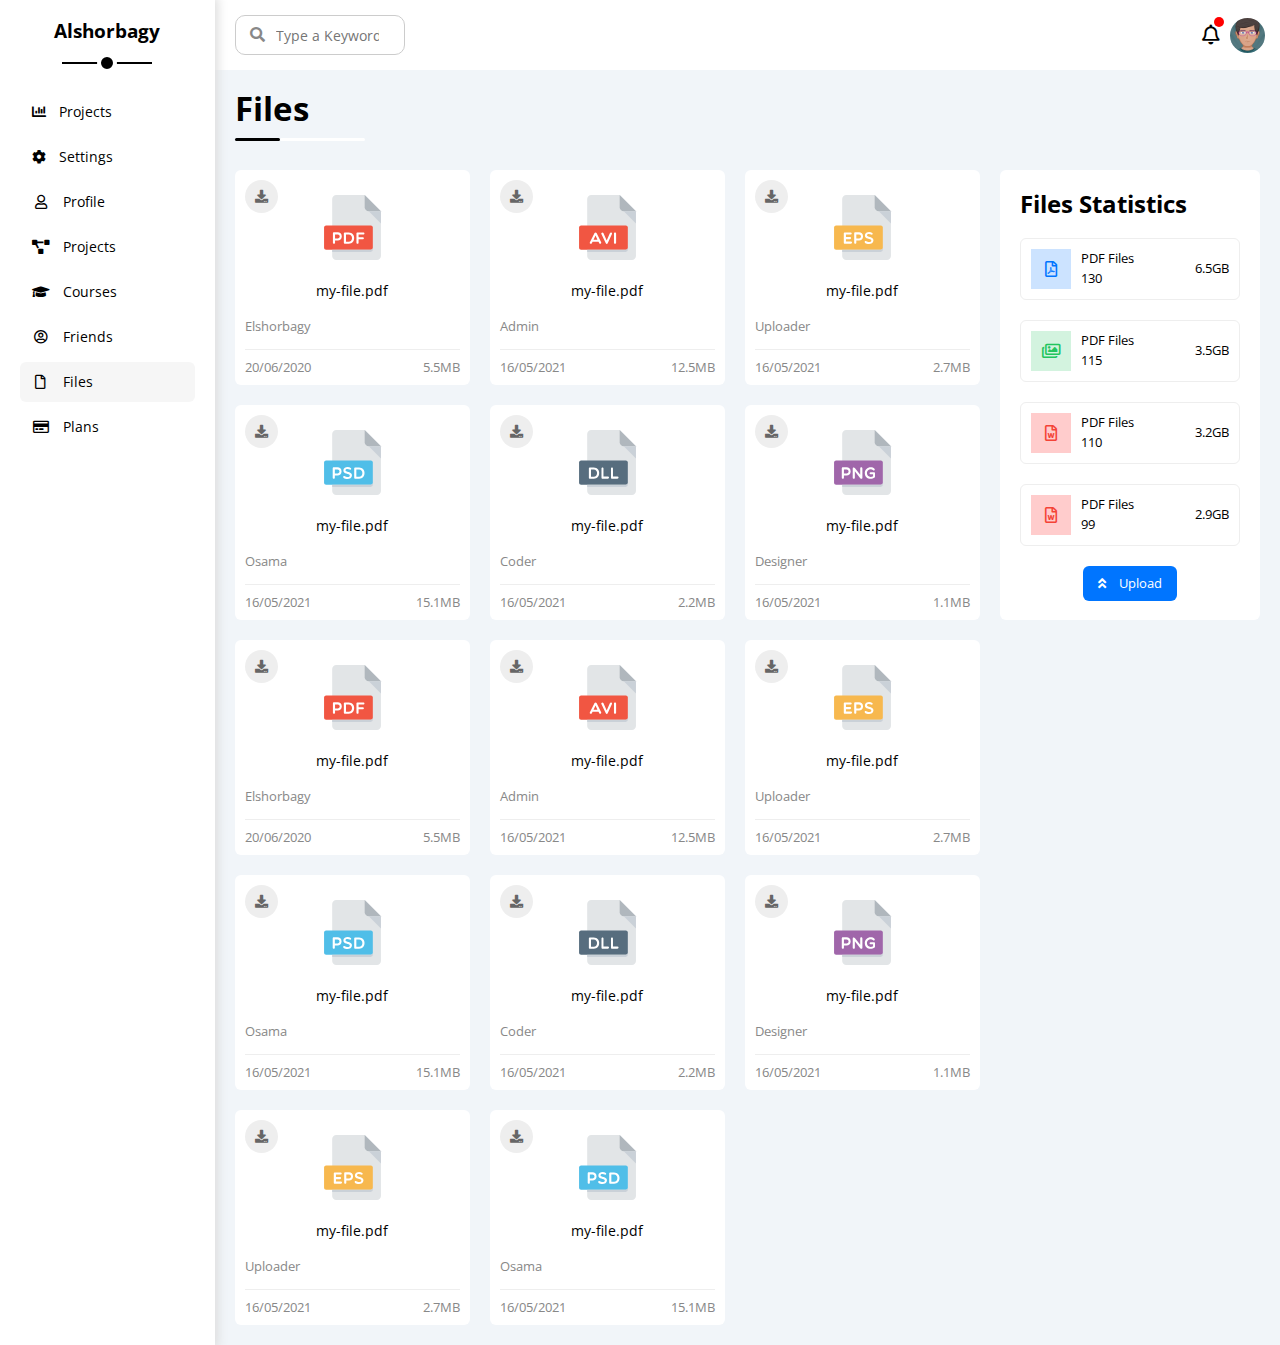
<file: files.html>
<!DOCTYPE html>
<html lang="en">
<head>
    <meta charset="UTF-8">
    <meta name="viewport" content="width=device-width, initial-scale=1.0">
    <!-- Font Awesome -->
    <link rel="stylesheet" href="css/all.min.css">

    <link rel="stylesheet" href="css/normalize.css">
    <link rel="stylesheet" href="css/framework.css">
    <link rel="stylesheet" href="css/master.css">
       <!-- Google Fonts -->
    <link rel="preconnect" href="https://fonts.gstatic.com" />
    <link href="https://fonts.googleapis.com/css2?family=Open+Sans:wght@400;700&display=swap" rel="stylesheet" />
    <title>Files</title>
</head>
<body>
    <div class="page d-flex">
    <div class="sidebar bg-white p-20 pos-relative">
        <h3 class="pos-relative txt-c">Alshorbagy</h3>
        <ul>
            <li>
              <a class="d-flex align-center fs-14 c-black rad-6 p-10" href="index.html">
                <i class="fa-solid fa-chart-bar"></i>
                Projects</span>
              </a>
            </li>
            <li> 
              <a class="d-flex align-center fs-14 c-black rad-6 p-10" href="settings.html">
                <i class="fa-solid fa-gear"></i>
                <span>Settings</spa n>
              </a>
            </li>
          <li>
            <a class="d-flex align-center fs-14 c-black rad-6 p-10" href="profile.html">
              <i class="fa-regular fa-user fa-fw"></i>
              <span>Profile</span>
            </a>
          </li>
          <li>
            <a class="d-flex align-center fs-14 c-black rad-6 p-10" href="projects.html">
              <i class="fa-solid fa-diagram-project fa-fw"></i>
              <span>Projects</span>
            </a>
          </li>
          <li>
            <a class="d-flex align-center fs-14 c-black rad-6 p-10" href="courses.html">
              <i class="fa-solid fa-graduation-cap fa-fw"></i>
              <span>Courses</span>
            </a>
          </li>
          <li>
            <a class="d-flex align-center fs-14 c-black rad-6 p-10" href="friends.html">
              <i class="fa-regular fa-circle-user fa-fw"></i>
              <span>Friends</span>
            </a>
          </li>
          <li>
            <a class="active d-flex align-center fs-14 c-black rad-6 p-10" href="files.html">
              <i class="fa-regular fa-file fa-fw"></i>
              <span>Files</span>
            </a>
          </li>
          <li>
            <a class="d-flex align-center fs-14 c-black rad-6 p-10" href="plans.html">
              <i class="fa-regular fa-credit-card fa-fw"></i>
              <span>Plans</span>
            </a>
          </li>
        </ul>
    </div>
    <div class="content w-full">
        <div class="head bg-white p-15 between-flex">
            <div class="search pos-relative">
                <input class="p-10" type="search" placeholder="Type a Keyword">
            </div>
            <div class="icons d-flex align-center">
                <span class="pos-relative">
                    <i class="fa-regular fa-bell fa-lg"></i>
                </span>
                <img src="assets/avatar-.png" alt="">
            </div>
        </div>
         <h3 class="mean-heading">Files</h3>
         <div class="files-view d-flex m-20 gap-20">
            <div class="files d-grid gap-20">
                <div class="file rad-6 bg-white pos-relative p-10 fs-13">   
                    <div class="head txt-c">
                        <div class="contact">
                            <i class="fa-solid fa-download c-grey p-absolute"></i>
                        </div>
                        <img src="assets/pdf.svg" alt="">
                        <h4 class="m-20 fs-14">my-file.pdf</h4>
                        <p class="c-grey">Elshorbagy</p>
                    </div>
                    <div class="foot between-flex mt-10">
                        <span class="c-grey">20/06/2020</span>
                        <span class="c-grey"> 5.5MB</span>
                    </div>
                </div>
            
                <div class="file rad-6 bg-white pos-relative p-10 fs-13">   
                    <div class="head txt-c">
                        <div class="contact">
                            <i class="fa-solid fa-download c-grey p-absolute"></i>
                        </div>
                        <img src="assets/avi.svg" alt="">
                        <h4 class="m-20 fs-14">my-file.pdf</h4>
                        <p class="c-grey">Admin</p>
                    </div>
                    <div class="foot between-flex mt-10">
                        <span class="c-grey">16/05/2021</span>
                        <span class="c-grey"> 12.5MB</span>
                    </div>
                </div>
            
                <div class="file rad-6 bg-white pos-relative p-10 fs-13">   
                    <div class="head txt-c">
                        <div class="contact">
                            <i class="fa-solid fa-download c-grey p-absolute"></i>
                        </div>
                        <img src="assets/eps.svg" alt="">
                        <h4 class="m-20 fs-14">my-file.pdf</h4>
                        <p class="c-grey">Uploader</p>
                    </div>
                    <div class="foot between-flex mt-10">
                        <span class="c-grey">16/05/2021</span>
                        <span class="c-grey"> 2.7MB</span>
                    </div>
                </div>
            
                <div class="file rad-6 bg-white pos-relative p-10 fs-13">   
                    <div class="head txt-c">
                        <div class="contact">
                            <i class="fa-solid fa-download c-grey p-absolute"></i>
                        </div>
                        <img src="assets/psd.svg" alt="">
                        <h4 class="m-20 fs-14">my-file.pdf</h4>
                        <p class="c-grey">Osama</p>
                    </div>
                    <div class="foot between-flex mt-10">
                        <span class="c-grey">16/05/2021</span>
                        <span class="c-grey"> 15.1MB</span>
                    </div>
                </div>
            
                <div class="file rad-6 bg-white pos-relative p-10 fs-13">   
                    <div class="head txt-c">
                        <div class="contact">
                            <i class="fa-solid fa-download c-grey p-absolute"></i>
                        </div>
                        <img src="assets/dll.svg" alt="">
                        <h4 class="m-20 fs-14">my-file.pdf</h4>
                        <p class="c-grey">Coder</p>
                    </div>
                    <div class="foot between-flex mt-10">
                        <span class="c-grey">16/05/2021</span>
                        <span class="c-grey"> 2.2MB</span>
                    </div>
                </div>
            
                <div class="file rad-6 bg-white pos-relative p-10 fs-13">   
                    <div class="head txt-c">
                        <div class="contact">
                            <i class="fa-solid fa-download c-grey p-absolute"></i>
                        </div>
                        <img src="assets/png.svg" alt="">
                        <h4 class="m-20 fs-14">my-file.pdf</h4>
                        <p class="c-grey">Designer</p>
                    </div>
                    <div class="foot between-flex mt-10">
                        <span class="c-grey">16/05/2021</span>
                        <span class="c-grey"> 1.1MB</span>
                    </div>
                </div>
            
                
                <div class="file rad-6 bg-white pos-relative p-10 fs-13">   
                    <div class="head txt-c">
                        <div class="contact">
                            <i class="fa-solid fa-download c-grey p-absolute"></i>
                        </div>
                        <img src="assets/pdf.svg" alt="">
                        <h4 class="m-20 fs-14">my-file.pdf</h4>
                        <p class="c-grey">Elshorbagy</p>
                    </div>
                    <div class="foot between-flex mt-10">
                        <span class="c-grey">20/06/2020</span>
                        <span class="c-grey"> 5.5MB</span>
                    </div>
                </div>
            
                <div class="file rad-6 bg-white pos-relative p-10 fs-13">   
                    <div class="head txt-c">
                        <div class="contact">
                            <i class="fa-solid fa-download c-grey p-absolute"></i>
                        </div>
                        <img src="assets/avi.svg" alt="">
                        <h4 class="m-20 fs-14">my-file.pdf</h4>
                        <p class="c-grey">Admin</p>
                    </div>
                    <div class="foot between-flex mt-10">
                        <span class="c-grey">16/05/2021</span>
                        <span class="c-grey"> 12.5MB</span>
                    </div>
                </div>
            
                <div class="file rad-6 bg-white pos-relative p-10 fs-13">   
                    <div class="head txt-c">
                        <div class="contact">
                            <i class="fa-solid fa-download c-grey p-absolute"></i>
                        </div>
                        <img src="assets/eps.svg" alt="">
                        <h4 class="m-20 fs-14">my-file.pdf</h4>
                        <p class="c-grey">Uploader</p>
                    </div>
                    <div class="foot between-flex mt-10">
                        <span class="c-grey">16/05/2021</span>
                        <span class="c-grey"> 2.7MB</span>
                    </div>
                </div>
            
                <div class="file rad-6 bg-white pos-relative p-10 fs-13">   
                    <div class="head txt-c">
                        <div class="contact">
                            <i class="fa-solid fa-download c-grey p-absolute"></i>
                        </div>
                        <img src="assets/psd.svg" alt="">
                        <h4 class="m-20 fs-14">my-file.pdf</h4>
                        <p class="c-grey">Osama</p>
                    </div>
                    <div class="foot between-flex mt-10">
                        <span class="c-grey">16/05/2021</span>
                        <span class="c-grey"> 15.1MB</span>
                    </div>
                </div>
            
                <div class="file rad-6 bg-white pos-relative p-10 fs-13">   
                    <div class="head txt-c">
                        <div class="contact">
                            <i class="fa-solid fa-download c-grey p-absolute"></i>
                        </div>
                        <img src="assets/dll.svg" alt="">
                        <h4 class="m-20 fs-14">my-file.pdf</h4>
                        <p class="c-grey">Coder</p>
                    </div>
                    <div class="foot between-flex mt-10">
                        <span class="c-grey">16/05/2021</span>
                        <span class="c-grey"> 2.2MB</span>
                    </div>
                </div>
            
                <div class="file rad-6 bg-white pos-relative p-10 fs-13">   
                    <div class="head txt-c">
                        <div class="contact">
                            <i class="fa-solid fa-download c-grey p-absolute"></i>
                        </div>
                        <img src="assets/png.svg" alt="">
                        <h4 class="m-20 fs-14">my-file.pdf</h4>
                        <p class="c-grey">Designer</p>
                    </div>
                    <div class="foot between-flex mt-10">
                        <span class="c-grey">16/05/2021</span>
                        <span class="c-grey"> 1.1MB</span>
                    </div>
                </div>
            
                <div class="file rad-6 bg-white pos-relative p-10 fs-13">   
                    <div class="head txt-c">
                        <div class="contact">
                            <i class="fa-solid fa-download c-grey p-absolute"></i>
                        </div>
                        <img src="assets/eps.svg" alt="">
                        <h4 class="m-20 fs-14">my-file.pdf</h4>
                        <p class="c-grey">Uploader</p>
                    </div>
                    <div class="foot between-flex mt-10">
                        <span class="c-grey">16/05/2021</span>
                        <span class="c-grey"> 2.7MB</span>
                    </div>
                </div>
            
                <div class="file rad-6 bg-white pos-relative p-10 fs-13">   
                    <div class="head txt-c">
                        <div class="contact">
                            <i class="fa-solid fa-download c-grey p-absolute"></i>
                        </div>
                        <img src="assets/psd.svg" alt="">
                        <h4 class="m-20 fs-14">my-file.pdf</h4>
                        <p class="c-grey">Osama</p>
                    </div>
                    <div class="foot between-flex mt-10">
                        <span class="c-grey">16/05/2021</span>
                        <span class="c-grey"> 15.1MB</span>
                    </div>
                </div>   
            
            </div>
            <div class="file-state rad-6 bg-white pos-relative">
                <h2 class="m-20 txt-c-mobile">Files Statistics</h2>
                <div class="box d-flex align-center p-10 rad-6 fs-13 border-eee m-20">
                    <i class="fa-regular fa-file-pdf fa-lg bg-blue center-flex c-blue icon mr-10"></i>
                    <div class="info">
                        <h4 class="mb-5">PDF Files</h4>
                        <p>130</p>
                    </div>
                    <span>6.5GB</span>
                </div>
                <div class="box d-flex align-center p-10 rad-6 fs-13 border-eee m-20">
                    <i class="fa-regular fa-images fa-lg bg-green center-flex c-green icon"></i>                    <div class="info">
                        <h4 class="mb-5">PDF Files</h4>
                        <p>115</p>
                    </div>
                    <span>3.5GB</span>
                </div>
                <div class="box d-flex align-center p-10 rad-6 fs-13 border-eee m-20">
                    <i class="fa-regular fa-file-word fa-lg bg-red center-flex c-red icon"></i>                    <div class="info">
                        <h4 class="mb-5">PDF Files</h4>
                        <p>110</p>
                    </div>
                    <span>3.2GB</span>
                </div>
                <div class="box d-flex align-center p-10 rad-6 fs-13 border-eee m-20">
                    <i class="fa-regular fa-file-word fa-lg bg-red center-flex c-red icon"></i>                    <div class="info">
                        <h4 class="mb-5">PDF Files</h4>
                        <p>99</p>
                    </div>
                    <span>2.9GB</span>
                </div>
                <a class="upload c-white blue rad-6 fs-13 d-block w-fit" href="#">
                    <i class="fa-solid fa-angles-up mr-10"></i>
                    Upload</a>
            </div>
         </div>
    
         
    </div> 
</body>
</html>
</file>
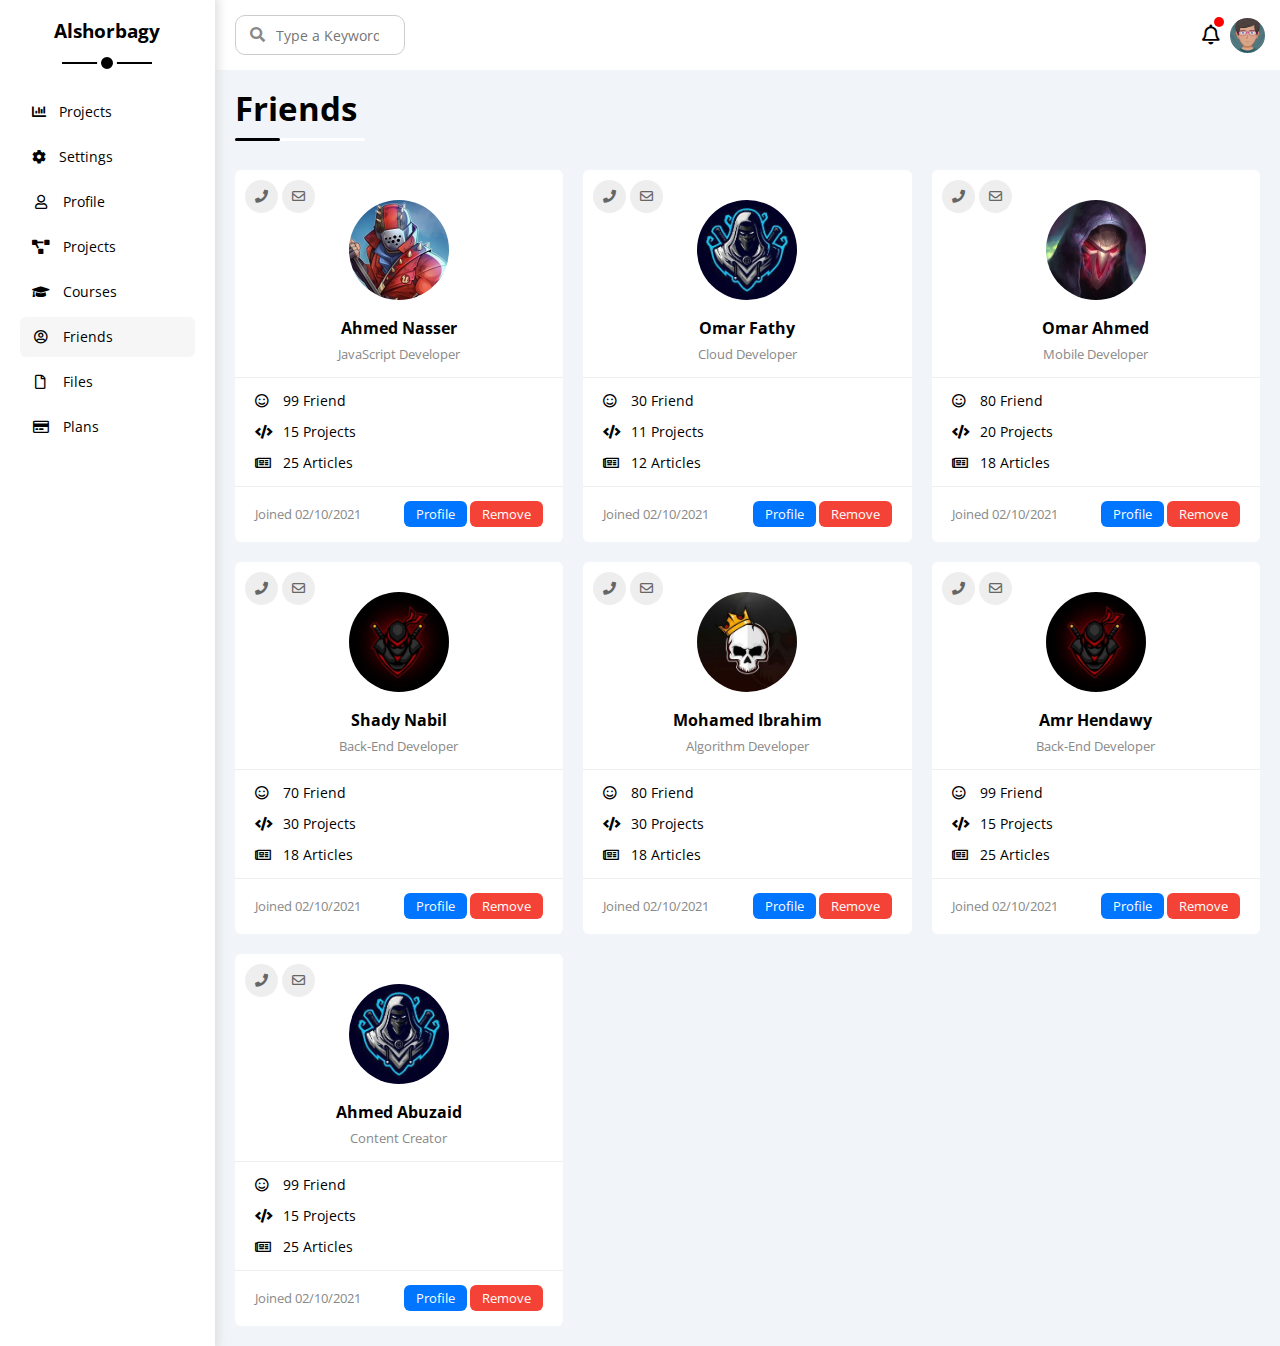
<file: friends.html>
<!DOCTYPE html>
<html lang="en">
<head>
    <meta charset="UTF-8">
    <meta name="viewport" content="width=device-width, initial-scale=1.0">
    <!-- Font Awesome -->
    <link rel="stylesheet" href="css/all.min.css">

    <link rel="stylesheet" href="css/normalize.css">
    <link rel="stylesheet" href="css/framework.css">
    <link rel="stylesheet" href="css/master.css">
       <!-- Google Fonts -->
    <link rel="preconnect" href="https://fonts.gstatic.com" />
    <link href="https://fonts.googleapis.com/css2?family=Open+Sans:wght@400;700&display=swap" rel="stylesheet" />
    <title>Friends</title>
</head>
<body>
    <div class="page d-flex">
    <div class="sidebar bg-white p-20 pos-relative">
        <h3 class="pos-relative txt-c">Alshorbagy</h3>
        <ul>
            <li>
              <a class="d-flex align-center fs-14 c-black rad-6 p-10" href="index.html">
                <i class="fa-solid fa-chart-bar"></i>
                Projects</span>
              </a>
            </li>
            <li> 
              <a class="d-flex align-center fs-14 c-black rad-6 p-10" href="settings.html">
                <i class="fa-solid fa-gear"></i>
                <span>Settings</spa n>
              </a>
            </li>
          <li>
            <a class="d-flex align-center fs-14 c-black rad-6 p-10" href="profile.html">
              <i class="fa-regular fa-user fa-fw"></i>
              <span>Profile</span>
            </a>
          </li>
          <li>
            <a class="d-flex align-center fs-14 c-black rad-6 p-10" href="projects.html">
              <i class="fa-solid fa-diagram-project fa-fw"></i>
              <span>Projects</span>
            </a>
          </li>
          <li>
            <a class="d-flex align-center fs-14 c-black rad-6 p-10" href="courses.html">
              <i class="fa-solid fa-graduation-cap fa-fw"></i>
              <span>Courses</span>
            </a>
          </li>
          <li>
            <a class="active d-flex align-center fs-14 c-black rad-6 p-10" href="friends.html">
              <i class="fa-regular fa-circle-user fa-fw"></i>
              <span>Friends</span>
            </a>
          </li>
          <li>
            <a class=" d-flex align-center fs-14 c-black rad-6 p-10" href="files.html">
              <i class="fa-regular fa-file fa-fw"></i>
              <span>Files</span>
            </a>
          </li>
          <li>
            <a class="d-flex align-center fs-14 c-black rad-6 p-10" href="plans.html">
              <i class="fa-regular fa-credit-card fa-fw"></i>
              <span>Plans</span>
            </a>
          </li>
        </ul>
    </div>
    <div class="content w-full">
        <div class="head bg-white p-15 between-flex">
            <div class="search pos-relative">
                <input class="p-10" type="search" placeholder="Type a Keyword">
            </div>
            <div class="icons d-flex align-center">
                <span class="pos-relative">
                    <i class="fa-regular fa-bell fa-lg"></i>
                </span>
                <img src="assets/avatar-.png" alt="">
            </div>
        </div>
         <h3 class="mean-heading">Friends</h3>
         <div class="friends d-grid gap-20">
            <div class="friend rad-6 bg-white pos-relative">
                <div class="head txt-c">
                    <div class="contact">
                        <i class="fa-solid fa-phone"></i>
                        <i class="fa-regular fa-envelope"></i>
                      </div>
                    <img src="assets/friend-01.jpg" alt="">
                    <h4 class="mb-10">Ahmed Nasser</h4>
                    <p class="c-grey fs-14">JavaScript Developer</p>
                </div>
                <div class="body">
                    <div>
                        <i class="fa-regular fa-face-smile"></i>
                        99 Friend
                    </div>
                    <div>
                        <i class="fa-solid fa-code"></i>
                        15 Projects
                    </div>
                    <div>
                        <i class="fa-regular fa-newspaper fa-fw"></i>
                        25 Articles
                    </div>
                </div>
                <div class="foot between-flex">
                    <span class="c-grey">Joined 02/10/2021</span>
                    <div class="buttons ">
                        <a class="btn-shape blue c-white" href="#">Profile</a>
                        <a class="btn-shape red c-white" href="#">Remove</a>
                    </div>
                </div>
            </div>
        
            <div class="friend rad-6 bg-white pos-relative">
                <div class="head txt-c">
                    <div class="contact">
                        <i class="fa-solid fa-phone"></i>
                        <i class="fa-regular fa-envelope"></i>
                      </div>
                    <img src="assets/friend-02.jpg" alt="">
                    <h4 class="mb-10">Omar Fathy</h4>
                    <p class="c-grey fs-14">Cloud Developer</p>
                </div>
                <div class="body">
                    <div>
                        <i class="fa-regular fa-face-smile"></i>
                        30 Friend
                    </div>
                    <div>
                        <i class="fa-solid fa-code"></i>
                        11 Projects
                    </div>
                    <div>
                        <i class="fa-regular fa-newspaper fa-fw"></i>
                        12 Articles
                    </div>
                </div>
                <div class="foot between-flex">
                    <span class="c-grey">Joined 02/10/2021</span>
                    <div class="buttons ">
                        <a class="btn-shape blue c-white" href="#">Profile</a>
                        <a class="btn-shape red c-white" href="#">Remove</a>
                    </div>
                </div>
            </div>
            <div class="friend rad-6 bg-white pos-relative">
                <div class="head txt-c">
                    <div class="contact">
                        <i class="fa-solid fa-phone"></i>
                        <i class="fa-regular fa-envelope"></i>
                      </div>
                    <img src="assets/friend-03.jpg" alt="">
                    <h4 class="mb-10">Omar Ahmed</h4>
                    <p class="c-grey fs-14">Mobile Developer</p>
                </div>
                <div class="body">
                    <div>
                        <i class="fa-regular fa-face-smile"></i>
                        80 Friend
                    </div>
                    <div>
                        <i class="fa-solid fa-code"></i>
                        20 Projects
                    </div>
                    <div>
                        <i class="fa-regular fa-newspaper fa-fw"></i>
                        18 Articles
                    </div>
                </div>
                <div class="foot between-flex">
                    <span class="c-grey">Joined 02/10/2021</span>
                    <div class="buttons ">
                        <a class="btn-shape blue c-white" href="#">Profile</a>
                        <a class="btn-shape red c-white" href="#">Remove</a>
                    </div>
                </div>
            </div>
            <div class="friend rad-6 bg-white pos-relative">
                <div class="head txt-c">
                    <div class="contact">
                        <i class="fa-solid fa-phone"></i>
                        <i class="fa-regular fa-envelope"></i>
                      </div>
                    <img src="assets/friend-04.jpg" alt="">
                    <h4 class="mb-10">Shady Nabil</h4>
                    <p class="c-grey fs-14">Back-End Developer</p>
                </div>
                <div class="body">
                    <div>
                        <i class="fa-regular fa-face-smile"></i>
                        70 Friend
                    </div>
                    <div>
                        <i class="fa-solid fa-code"></i>
                        30 Projects
                    </div>
                    <div>
                        <i class="fa-regular fa-newspaper fa-fw"></i>
                        18 Articles
                    </div>
                </div>
                <div class="foot between-flex">
                    <span class="c-grey">Joined 02/10/2021</span>
                    <div class="buttons ">
                        <a class="btn-shape blue c-white" href="#">Profile</a>
                        <a class="btn-shape red c-white" href="#">Remove</a>
                    </div>
                </div>
            </div>
            <div class="friend rad-6 bg-white pos-relative">
                <div class="head txt-c">
                    <div class="contact">
                        <i class="fa-solid fa-phone"></i>
                        <i class="fa-regular fa-envelope"></i>
                      </div>
                    <img src="assets/friend-05.jpg" alt="">
                    <h4 class="mb-10">Mohamed Ibrahim</h4>
                    <p class="c-grey fs-14">Algorithm Developer</p>
                </div>
                <div class="body">
                    <div>
                        <i class="fa-regular fa-face-smile"></i>
                        80 Friend
                    </div>
                    <div>
                        <i class="fa-solid fa-code"></i>
                        30 Projects
                    </div>
                    <div>
                        <i class="fa-regular fa-newspaper fa-fw"></i>
                        18 Articles
                    </div>
                </div>
                <div class="foot between-flex">
                    <span class="c-grey">Joined 02/10/2021</span>
                    <div class="buttons ">
                        <a class="btn-shape blue c-white" href="#">Profile</a>
                        <a class="btn-shape red c-white" href="#">Remove</a>
                    </div>
                </div>
            </div>
            <div class="friend rad-6 bg-white pos-relative">
                <div class="head txt-c">
                    <div class="contact">
                        <i class="fa-solid fa-phone"></i>
                        <i class="fa-regular fa-envelope"></i>
                      </div>
                    <img src="assets/friend-04.jpg" alt="">
                    <h4 class="mb-10">Amr Hendawy</h4>
                    <p class="c-grey fs-14">Back-End Developer</p>
                </div>
                <div class="body">
                    <div>
                        <i class="fa-regular fa-face-smile"></i>
                        99 Friend
                    </div>
                    <div>
                        <i class="fa-solid fa-code"></i>
                        15 Projects
                    </div>
                    <div>
                        <i class="fa-regular fa-newspaper fa-fw"></i>
                        25 Articles
                    </div>
                </div>
                <div class="foot between-flex">
                    <span class="c-grey">Joined 02/10/2021</span>
                    <div class="buttons ">
                        <a class="btn-shape blue c-white" href="#">Profile</a>
                        <a class="btn-shape red c-white" href="#">Remove</a>
                    </div>
                </div>
            </div>
            <div class="friend rad-6 bg-white pos-relative">
                <div class="head txt-c">
                    <div class="contact">
                        <i class="fa-solid fa-phone"></i>
                        <i class="fa-regular fa-envelope"></i>
                      </div>
                    <img src="assets/friend-02.jpg" alt="">
                    <h4 class="mb-10">Ahmed Abuzaid</h4>
                    <p class="c-grey fs-14">Content Creator</p>
                </div>
                <div class="body">
                    <div>
                        <i class="fa-regular fa-face-smile"></i>
                        99 Friend
                    </div>
                    <div>
                        <i class="fa-solid fa-code"></i>
                        15 Projects
                    </div>
                    <div>
                        <i class="fa-regular fa-newspaper fa-fw"></i>
                        25 Articles
                    </div>
                </div>
                <div class="foot between-flex">
                    <span class="c-grey">Joined 02/10/2021</span>
                    <div class="buttons ">
                        <a class="btn-shape blue c-white" href="#">Profile</a>
                        <a class="btn-shape red c-white" href="#">Remove</a>
                    </div>
                </div>
            </div>
         </div>
         
    </div> 
</body>
</html>
</file>
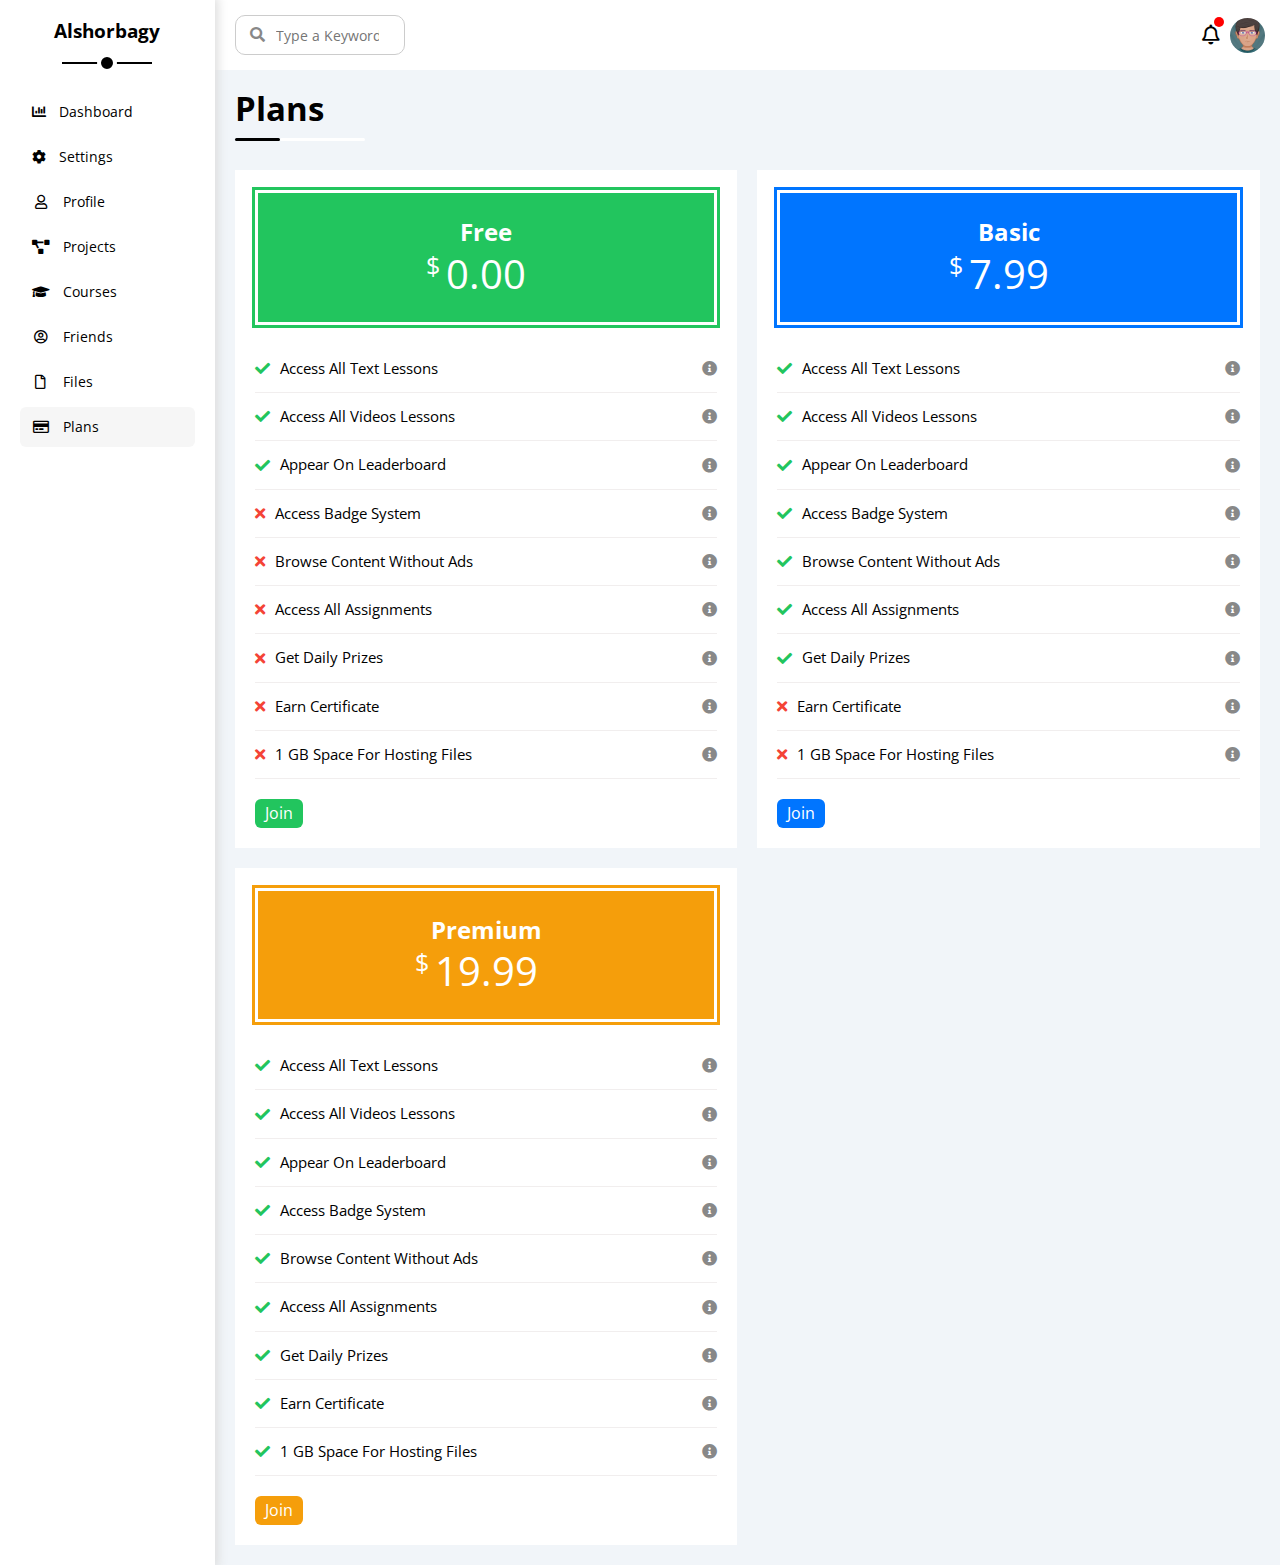
<file: plans.html>
<!DOCTYPE html>
<html lang="en">
<head>
    <meta charset="UTF-8">
    <meta name="viewport" content="width=device-width, initial-scale=1.0">
    <!-- Font Awesome -->
    <link rel="stylesheet" href="css/all.min.css">

    <link rel="stylesheet" href="css/normalize.css">
    <link rel="stylesheet" href="css/framework.css">
    <link rel="stylesheet" href="css/master.css">
       <!-- Google Fonts -->
    <link rel="preconnect" href="https://fonts.gstatic.com" />
    <link href="https://fonts.googleapis.com/css2?family=Open+Sans:wght@400;700&display=swap" rel="stylesheet" />
    <title>Plans</title>
</head>
<body>
    <div class="page d-flex">
    <div class="sidebar bg-white p-20 pos-relative">
        <h3 class="pos-relative txt-c">Alshorbagy</h3>
        <ul>
            <li>
              <a class="d-flex align-center fs-14 c-black rad-6 p-10" href="index.html">
                <i class="fa-solid fa-chart-bar"></i>
                Dashboard</span>
              </a>
            </li>
            <li> 
              <a class="d-flex align-center fs-14 c-black rad-6 p-10" href="settings.html">
                <i class="fa-solid fa-gear"></i>
                <span>Settings</spa n>
              </a>
            </li>
          <li>
            <a class="d-flex align-center fs-14 c-black rad-6 p-10" href="profile.html">
              <i class="fa-regular fa-user fa-fw"></i>
              <span>Profile</span>
            </a>
          </li>
          <li>
            <a class="d-flex align-center fs-14 c-black rad-6 p-10" href="projects.html">
              <i class="fa-solid fa-diagram-project fa-fw"></i>
              <span>Projects</span>
            </a>
          </li>
          <li>
            <a class="d-flex align-center fs-14 c-black rad-6 p-10" href="courses.html">
              <i class="fa-solid fa-graduation-cap fa-fw"></i>
              <span>Courses</span>
            </a>
          </li>
          <li>
            <a class="d-flex align-center fs-14 c-black rad-6 p-10" href="friends.html">
              <i class="fa-regular fa-circle-user fa-fw"></i>
              <span>Friends</span>
            </a>
          </li>
          <li>
            <a class="d-flex align-center fs-14 c-black rad-6 p-10" href="files.html">
              <i class="fa-regular fa-file fa-fw"></i>
              <span>Files</span>
            </a>
          </li>
          <li>
            <a class="active d-flex align-center fs-14 c-black rad-6 p-10" href="plans.html">
              <i class="fa-regular fa-credit-card fa-fw"></i>
              <span>Plans</span>
            </a>
          </li>
        </ul>
    </div>
    <div class="content w-full">
        <div class="head bg-white p-15 between-flex">
            <div class="search pos-relative">
                <input class="p-10" type="search" placeholder="Type a Keyword">
            </div>
            <div class="icons d-flex align-center">
                <span class="pos-relative">
                    <i class="fa-regular fa-bell fa-lg"></i>
                </span>
                <img src="assets/avatar-.png" alt="">
            </div>
        </div>
         <h3 class="mean-heading">Plans</h3>
         <div class="planes m-20 d-grid gap-20">
            <div class="plane free bg-white p-20 ">
                <div class="head txt-c w-full">
                    <h2>Free</h2> 
                    <div>
                        <span >$</span>
                        0.00
                    </div>               
                </div>
                <div class="features fs-15">
                    <div class="feature d-flex align-center">
                        <i class="fa-solid fa-check c-green mr-10"></i>
                        <span>Access All Text Lessons</span>
                        <i class="fa-solid fa-circle-info c-grey"></i>
                    </div>
                </div>
                <div class="features fs-15">
                    <div class="feature d-flex align-center">
                        <i class="fa-solid fa-check c-green mr-10"></i>
                        <span>Access All Videos Lessons</span>
                        <i class="fa-solid fa-circle-info c-grey"></i>
                    </div>
                </div>
                <div class="features fs-15">
                    <div class="feature d-flex align-center">
                        <i class="fa-solid fa-check c-green mr-10"></i>
                        <span>Appear On Leaderboard</span>
                        <i class="fa-solid fa-circle-info c-grey"></i>
                    </div>
                </div>
                <div class="features fs-15">
                    <div class="feature d-flex align-center">
                        <i class="fa-solid fa-xmark c-red mr-10"></i>
                        <span>Access Badge System</span>
                        <i class="fa-solid fa-circle-info c-grey"></i>
                    </div>
                </div>
                <div class="features fs-15">
                    <div class="feature d-flex align-center">
                        <i class="fa-solid fa-xmark c-red mr-10"></i>
                        <span>Browse Content Without Ads</span>
                        <i class="fa-solid fa-circle-info c-grey"></i>
                    </div>
                </div>
                <div class="features fs-15">
                    <div class="feature d-flex align-center">
                        <i class="fa-solid fa-xmark c-red mr-10"></i>
                        <span>Access All Assignments</span>
                        <i class="fa-solid fa-circle-info c-grey"></i>
                    </div>
                </div>
                <div class="features fs-15">
                    <div class="feature d-flex align-center">
                        <i class="fa-solid fa-xmark c-red mr-10"></i>
                        <span>Get Daily Prizes</span>
                        <i class="fa-solid fa-circle-info c-grey"></i>
                    </div>
                </div>
                <div class="features fs-15">
                    <div class="feature d-flex align-center">
                        <i class="fa-solid fa-xmark c-red mr-10"></i>
                        <span>Earn Certificate</span>
                        <i class="fa-solid fa-circle-info c-grey"></i>
                    </div>
                </div>
                <div class="features fs-15">
                    <div class="feature d-flex align-center">
                        <i class="fa-solid fa-xmark c-red mr-10"></i>
                        <span>1 GB Space For Hosting Files</span>
                        <i class="fa-solid fa-circle-info c-grey"></i>
                    </div>
                </div>
                <a class="btn-shape d-block c-white green w-fit" href="#">Join</a>
            </div>
            <div class="plane basic bg-white p-20 ">
                <div class="head txt-c w-full">
                    <h2>Basic</h2> 
                    <div>
                        <span >$</span>
                        7.99
                    </div>               
                </div>
                <div class="features fs-15">
                    <div class="feature d-flex align-center">
                        <i class="fa-solid fa-check c-green mr-10"></i>
                        <span>Access All Text Lessons</span>
                        <i class="fa-solid fa-circle-info c-grey"></i>
                    </div>
                </div>
                <div class="features fs-15">
                    <div class="feature d-flex align-center">
                        <i class="fa-solid fa-check c-green mr-10"></i>
                        <span>Access All Videos Lessons</span>
                        <i class="fa-solid fa-circle-info c-grey"></i>
                    </div>
                </div>
                <div class="features fs-15">
                    <div class="feature d-flex align-center">
                        <i class="fa-solid fa-check c-green mr-10"></i>
                        <span>Appear On Leaderboard</span>
                        <i class="fa-solid fa-circle-info c-grey"></i>
                    </div>
                </div>
                <div class="features fs-15">
                    <div class="feature d-flex align-center">
                        <i class="fa-solid fa-check c-green mr-10"></i>
                        <span>Access Badge System</span>
                        <i class="fa-solid fa-circle-info c-grey"></i>
                    </div>
                </div>
                <div class="features fs-15">
                    <div class="feature d-flex align-center">
                        <i class="fa-solid fa-check c-green mr-10"></i>
                        <span>Browse Content Without Ads</span>
                        <i class="fa-solid fa-circle-info c-grey"></i>
                    </div>
                </div>
                <div class="features fs-15">
                    <div class="feature d-flex align-center">
                        <i class="fa-solid fa-check c-green mr-10"></i>
                        <span>Access All Assignments</span>
                        <i class="fa-solid fa-circle-info c-grey"></i>
                    </div>
                </div>
                <div class="features fs-15">
                    <div class="feature d-flex align-center">
                        <i class="fa-solid fa-check c-green mr-10"></i> 
                        <span>Get Daily Prizes</span>
                        <i class="fa-solid fa-circle-info c-grey"></i>
                    </div>
                </div>
                <div class="features fs-15">
                    <div class="feature d-flex align-center">
                        <i class="fa-solid fa-xmark c-red mr-10"></i>
                        <span>Earn Certificate</span>
                        <i class="fa-solid fa-circle-info c-grey"></i>
                    </div>
                </div>
                <div class="features fs-15">
                    <div class="feature d-flex align-center">
                        <i class="fa-solid fa-xmark c-red mr-10"></i>
                        <span>1 GB Space For Hosting Files</span>
                        <i class="fa-solid fa-circle-info c-grey"></i>
                    </div>
                </div>
                <a class="btn-shape d-block c-white blue w-fit" href="#">Join</a>
            </div>
            <div class="plane Premium bg-white p-20 ">
                <div class="head txt-c w-full">
                    <h2>Premium</h2> 
                    <div>
                        <span >$</span>
                        19.99
                    </div>               
                </div>
                <div class="features fs-15">
                    <div class="feature d-flex align-center">
                        <i class="fa-solid fa-check c-green mr-10"></i>
                        <span>Access All Text Lessons</span>
                        <i class="fa-solid fa-circle-info c-grey"></i>
                    </div>
                </div>
                <div class="features fs-15">
                    <div class="feature d-flex align-center">
                        <i class="fa-solid fa-check c-green mr-10"></i>
                        <span>Access All Videos Lessons</span>
                        <i class="fa-solid fa-circle-info c-grey"></i>
                    </div>
                </div>
                <div class="features fs-15">
                    <div class="feature d-flex align-center">
                        <i class="fa-solid fa-check c-green mr-10"></i>
                        <span>Appear On Leaderboard</span>
                        <i class="fa-solid fa-circle-info c-grey"></i>
                    </div>
                </div>
                <div class="features fs-15">
                    <div class="feature d-flex align-center">
                        <i class="fa-solid fa-check c-green mr-10"></i>
                        <span>Access Badge System</span>
                        <i class="fa-solid fa-circle-info c-grey"></i>
                    </div>
                </div>
                <div class="features fs-15">
                    <div class="feature d-flex align-center">
                        <i class="fa-solid fa-check c-green mr-10"></i>
                        <span>Browse Content Without Ads</span>
                        <i class="fa-solid fa-circle-info c-grey"></i>
                    </div>
                </div>
                <div class="features fs-15">
                    <div class="feature d-flex align-center">
                        <i class="fa-solid fa-check c-green mr-10"></i>
                        <span>Access All Assignments</span>
                        <i class="fa-solid fa-circle-info c-grey"></i>
                    </div>
                </div>
                <div class="features fs-15">
                    <div class="feature d-flex align-center">
                        <i class="fa-solid fa-check c-green mr-10"></i>
                        <span>Get Daily Prizes</span>
                        <i class="fa-solid fa-circle-info c-grey"></i>
                    </div>
                </div>
                <div class="features fs-15">
                    <div class="feature d-flex align-center">
                        <i class="fa-solid fa-check c-green mr-10"></i>
                        <span>Earn Certificate</span>
                        <i class="fa-solid fa-circle-info c-grey"></i>
                    </div>
                </div>
                <div class="features fs-15">
                    <div class="feature d-flex align-center">
                        <i class="fa-solid fa-check c-green mr-10"></i>
                        <span>1 GB Space For Hosting Files</span>
                        <i class="fa-solid fa-circle-info c-grey"></i>
                    </div>
                </div>
                <a class="btn-shape d-block c-white orange w-fit" href="#">Join</a>
            </div>
           
        </div>
      
         
    </div> 
</body>
</html>
</file>
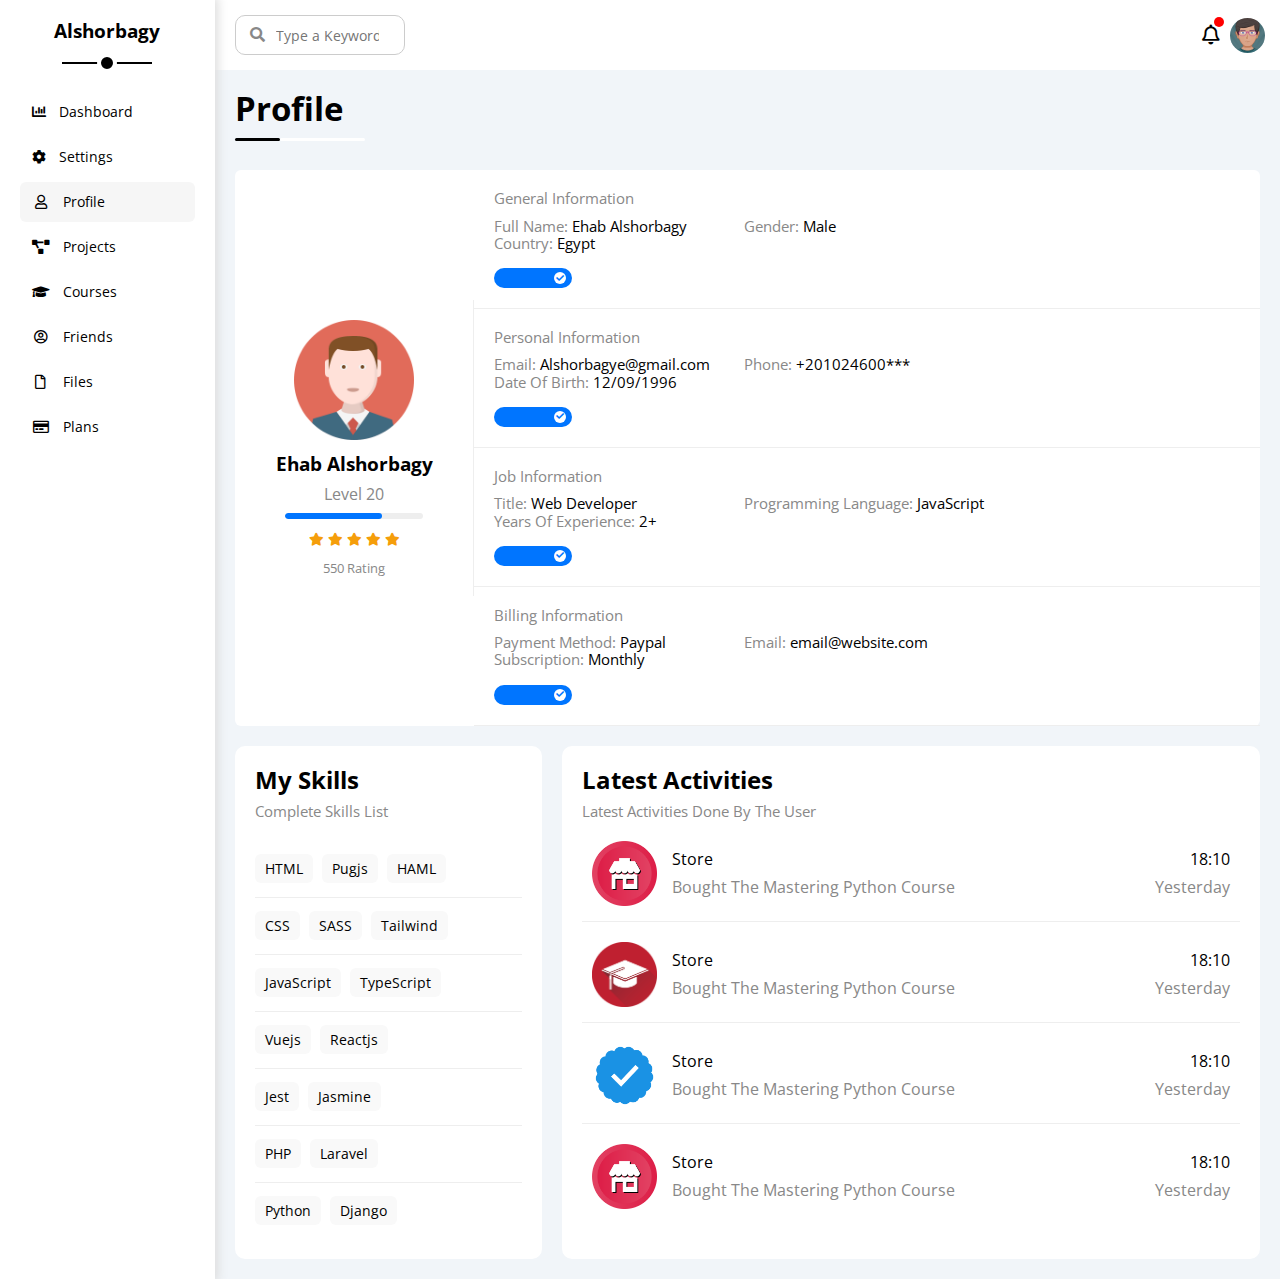
<file: profile.html>
<!DOCTYPE html>
<html lang="en">
<head>
    <meta charset="UTF-8">
    <meta name="viewport" content="width=device-width, initial-scale=1.0">
    <!-- Font Awesome -->
    <link rel="stylesheet" href="css/all.min.css">

    <link rel="stylesheet" href="css/normalize.css">
    <link rel="stylesheet" href="css/framework.css">
    <link rel="stylesheet" href="css/master.css">
       <!-- Google Fonts -->
    <link rel="preconnect" href="https://fonts.gstatic.com" />
    <link href="https://fonts.googleapis.com/css2?family=Open+Sans:wght@400;700&display=swap" rel="stylesheet" />
    <title>Profile</title>
</head>
<body>
    <div class="page d-flex">
    <div class="sidebar bg-white p-20 pos-relative">
        <h3 class="pos-relative txt-c">Alshorbagy</h3>
        <ul>
            <li>
              <a class="d-flex align-center fs-14 c-black rad-6 p-10" href="index.html">
                <i class="fa-solid fa-chart-bar"></i>
                <span>Dashboard</span>
              </a>
            </li>
            <li> 
              <a class="d-flex align-center fs-14 c-black rad-6 p-10" href="settings.html">
                <i class="fa-solid fa-gear"></i>
                <span>Settings</spa n>
              </a>
            </li>
          <li>
            <a class="active d-flex align-center fs-14 c-black rad-6 p-10" href="profile.html">
              <i class="fa-regular fa-user fa-fw"></i>
              <span>Profile</span>
            </a>
          </li>
          <li>
            <a class="d-flex align-center fs-14 c-black rad-6 p-10" href="projects.html">
              <i class="fa-solid fa-diagram-project fa-fw"></i>
              <span>Projects</span>
            </a>
          </li>
          <li>
            <a class="d-flex align-center fs-14 c-black rad-6 p-10" href="courses.html">
              <i class="fa-solid fa-graduation-cap fa-fw"></i>
              <span>Courses</span>
            </a>
          </li>
          <li>
            <a class="d-flex align-center fs-14 c-black rad-6 p-10" href="friends.html">
              <i class="fa-regular fa-circle-user fa-fw"></i>
              <span>Friends</span>
            </a>
          </li>
          <li>
            <a class=" d-flex align-center fs-14 c-black rad-6 p-10" href="files.html">
              <i class="fa-regular fa-file fa-fw"></i>
              <span>Files</span>
            </a>
          </li>
          <li>
            <a class="d-flex align-center fs-14 c-black rad-6 p-10" href="plans.html">
              <i class="fa-regular fa-credit-card fa-fw"></i>
              <span>Plans</span>
            </a>
          </li>
        </ul>
    </div>
    <div class="content w-full">
        <div class="head bg-white p-15 between-flex">
            <div class="search pos-relative">
                <input class="p-10" type="search" placeholder="Type a Keyword">
            </div>
            <div class="icons d-flex align-center">
                <span class="pos-relative">
                    <i class="fa-regular fa-bell fa-lg"></i>
                </span>
                <img src="assets/avatar-.png" alt="">
            </div>
        </div>
         <h3 class="mean-heading">Profile</h3>
         <div class="profile-page m-20">
            <div class="overview bg-white rad-6 d-flex align-center">
                <div class="avatar-box txt-c p-20">
                    <img class="rad-half mb-10" src="assets/avatar.png" alt="">
                    <h3>Ehab Alshorbagy</h3>
                    <p class="c-grey mt-10 mb-10">Level 20</p>
                    <div class="level rad-6 bg-eee pos-relative">
                        <span style="width: 70%"></span>
                    </div>
                    <div class="rating mt-10 mb-10">
                        <i class="fa-solid fa-star c-orange fs-13"></i>
                        <i class="fa-solid fa-star c-orange fs-13"></i>
                        <i class="fa-solid fa-star c-orange fs-13"></i>
                        <i class="fa-solid fa-star c-orange fs-13"></i>
                        <i class="fa-solid fa-star c-orange fs-13"></i>
                    </div>
                    <span class="c-grey fs-13">
                        550 Rating
                    </span>
                </div>
                <div class="info-box w-full">
                    <div class="box d-flex align-center p-20">
                        <h4 class="c-grey fs-15 w-full">General Information</h4>
                        <div class="fs-15">
                           <span class="c-grey">Full Name:</span>
                           <span> Ehab Alshorbagy</span>
                        </div>
                        <div class="fs-15">
                           <span class="c-grey">Gender:</span>
                           <span>Male</span>
                        </div>
                        <div class="fs-15">
                            <span class="c-grey">Country:</span>
                            <span>Egypt</span>
                        </div>
                        <div class="fs-14 w-full">
                            <label>
                                <input type="checkbox" class="toggle-checkbox" checked>
                                <div class="toggle-switch"></div>
                            </label>
                        </div>
                    </div>
                    <div class="box d-flex align-center p-20">
                        <h4 class="c-grey fs-15 w-full">Personal Information</h4>
                        <div class="fs-15">
                           <span class="c-grey">Email:</span>
                           <span>Alshorbagye@gmail.com</span>
                        </div>
                        <div class="fs-15">
                           <span class="c-grey">Phone:</span>
                           <span>+201024600***</span>
                        </div>
                        <div class="fs-15">
                        <span class="c-grey">Date Of Birth:</span>
                        <span>12/09/1996</span>
                        </div>
                        <div class="fs-14 w-full">
                            <label>
                                <input type="checkbox" class="toggle-checkbox" checked>
                                <div class="toggle-switch"></div>
                            </label>
                        </div>
                    </div>
                    <div class="box d-flex align-center p-20">
                        <h4 class="c-grey fs-15 w-full">Job Information</h4>
                        <div class="fs-15">
                           <span class="c-grey">Title:</span>
                           <span> Web Developer</span>
                        </div>
                        <div class="fs-15">
                           <span class="c-grey">Programming Language:</span>
                           <span>JavaScript</span>
                        </div>
                        <div class="fs-15">
                            <span class="c-grey">Years Of Experience:</span>
                            <span>2+</span>
                        </div>
                        <div class="fs-14 w-full">
                            <label>
                                <input type="checkbox" class="toggle-checkbox" checked>
                                <div class="toggle-switch"></div>
                            </label>
                        </div>
                    </div>
                    <div class="box d-flex align-center p-20">
                        <h4 class="c-grey fs-15 w-full">Billing Information</h4>
                        <div class="fs-15">
                           <span class="c-grey">Payment Method:</span>
                           <span>Paypal</span>
                        </div>
                        <div class="fs-15">
                           <span class="c-grey">Email:</span>
                           <span>email@website.com</span>
                        </div>
                        <div class="fs-15">
                            <span class="c-grey">Subscription:</span>
                            <span>Monthly</span>
                        </div>
                        <div class="fs-14 w-full">
                            <label>
                                <input type="checkbox" class="toggle-checkbox" checked>
                                <div class="toggle-switch"></div>
                            </label>
                        </div>
                    </div>
                </div>
            </div>
            <div class="content w-full d-flex gap-20"> 
                <div class="my-skills bg-white p-20 rad-10 mt-20">
                    <h2 class="mb-10">My Skills</h2>
                    <p class="c-grey fs-15 mb-20">Complete Skills List</p>
                    <div class="box">
                        <span>HTML</span>
                        <span>Pugjs</span>
                        <span>HAML</span>
                    </div>
                    <div class="box">
                        <span>CSS</span>
                        <span>SASS</span>
                        <span>Tailwind</span>
                    </div>
                    <div class="box">
                        <span>JavaScript</span>
                        <span>TypeScript</span>
                    </div>
                    <div class="box">
                        <span>Vuejs</span>
                        <span>Reactjs</span>
                    </div>
                    <div class="box">
                        <span>Jest</span>
                        <span>Jasmine</span>
                    </div>
                    <div class="box">
                        <span>PHP</span>
                        <span>Laravel</span>
                    </div>
                    <div class="box">
                        <span>Python</span>
                        <span>Django</span>
                    </div>
                </div>
                <div class="latest-activ bg-white p-20 rad-10 mt-20">
                    <h2 class="mb-10">Latest Activities</h2>
                    <p class="c-grey fs-15 mb-10">Latest Activities Done By The User</p>
                    <div class="d-flex align-center p-10">
                        <img src="assets/activity-01.png" alt="">
                        <div class="info">
                            <div class="data between-flex">
                                <span>Store</span>
                                <span>18:10</span>
                            </div>
                            <div class="date between-flex">
                                <span>Bought The Mastering Python Course</span>
                                <span>Yesterday</span>
                            </div>
                        </div>
                    </div>
                    <div class="d-flex align-center p-10">
                        <img src="assets/activity-02.png" alt="">
                        <div class="info">
                            <div class="data between-flex">
                                <span>Store</span>
                                <span>18:10</span>
                            </div>
                            <div class="date between-flex">
                                <span>Bought The Mastering Python Course</span>
                                <span>Yesterday</span>
                            </div>
                        </div>
                    </div>
                    <div class="d-flex align-center p-10">
                        <img src="assets/activity-03.png" alt="">
                        <div class="info">
                            <div class="data between-flex">
                                <span>Store</span>
                                <span>18:10</span>
                            </div>
                            <div class="date between-flex">
                                <span>Bought The Mastering Python Course</span>
                                <span>Yesterday</span>
                            </div>
                        </div>
                    </div>
                    <div class="d-flex align-center p-10">
                        <img src="assets/activity-01.png" alt="">
                        <div class="info">
                            <div class="data between-flex">
                                <span>Store</span>
                                <span>18:10</span>
                            </div>
                            <div class="date between-flex">
                                <span>Bought The Mastering Python Course</span>
                                <span>Yesterday</span>
                            </div>
                        </div>
                    </div>
                </div>
            </div>
         </div>
         
    </div> 
</body>
</html>
</file>
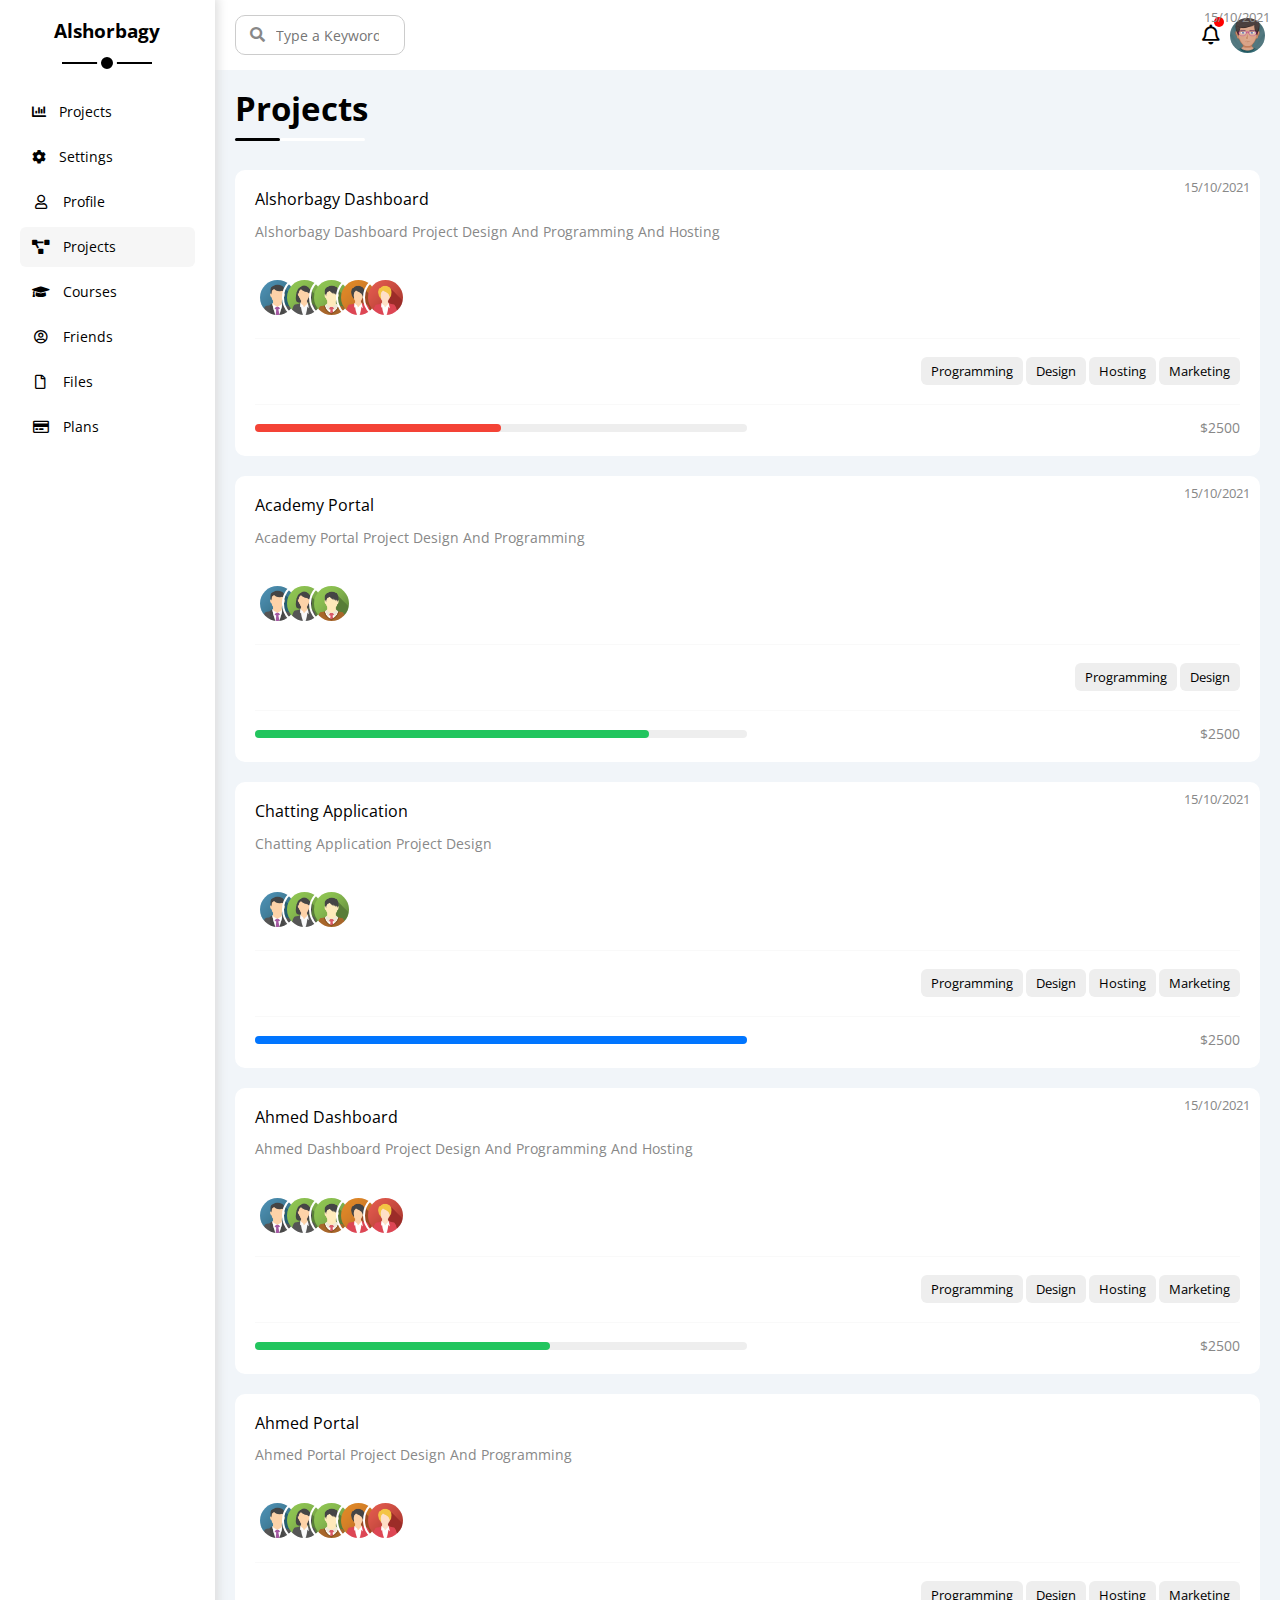
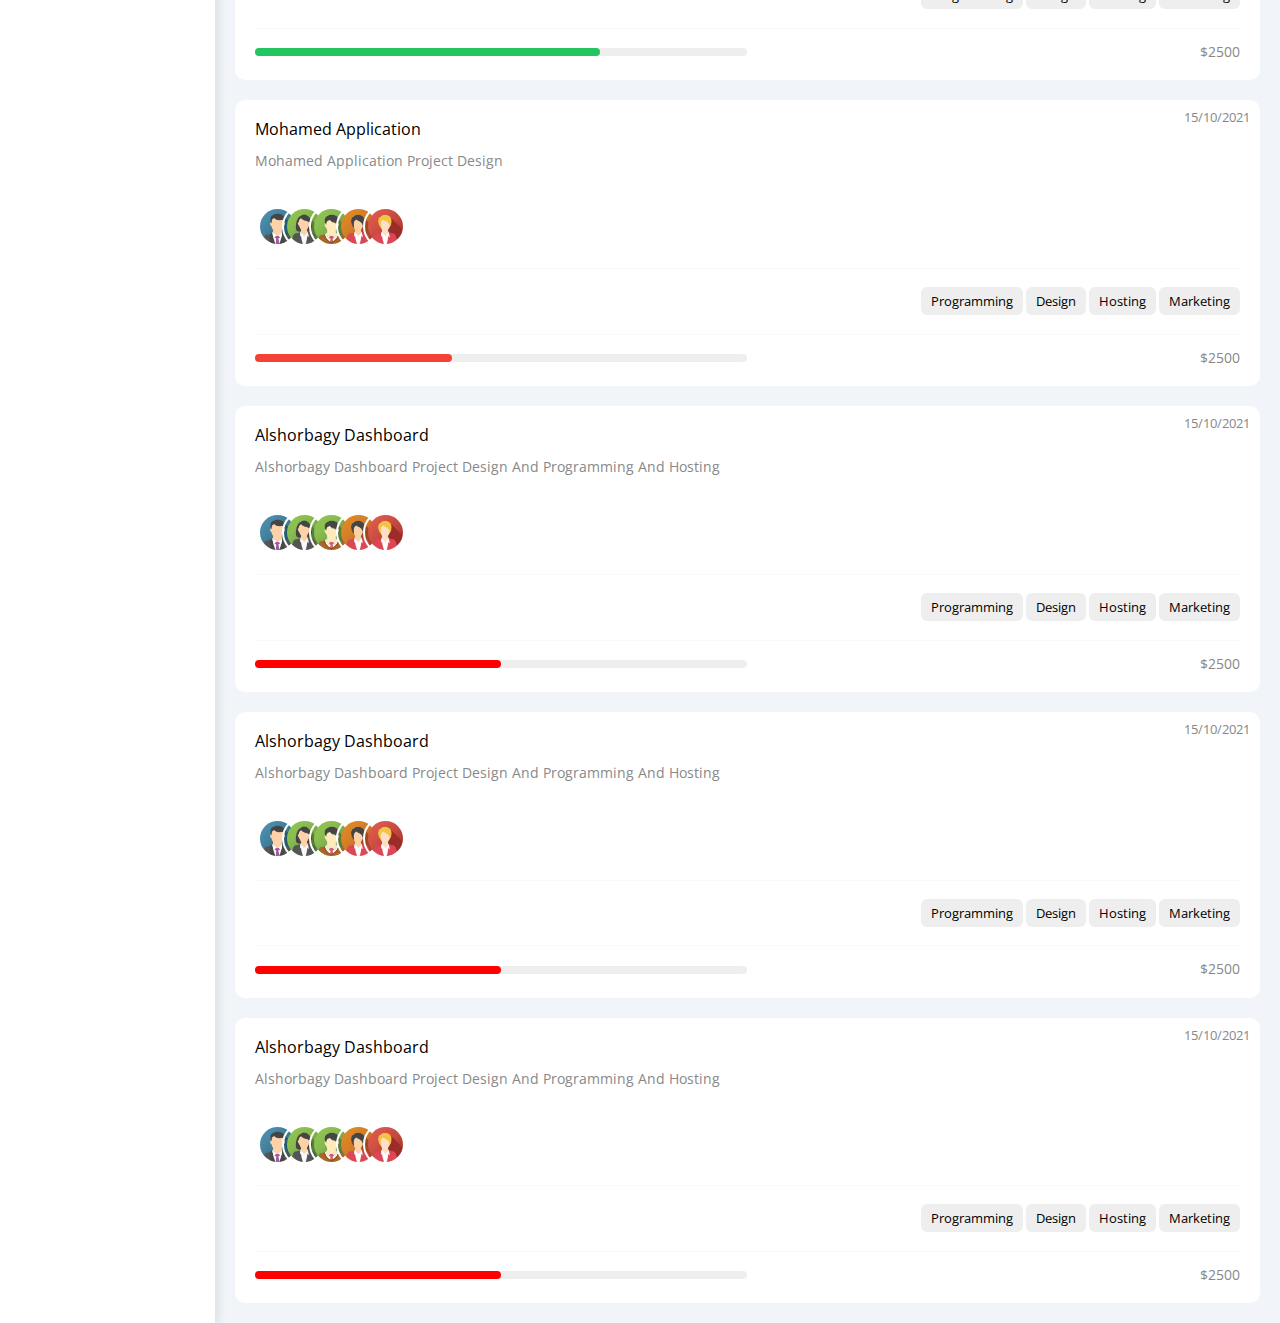
<file: projects.html>
<!DOCTYPE html>
<html lang="en">
<head>
    <meta charset="UTF-8">
    <meta name="viewport" content="width=device-width, initial-scale=1.0">
    <!-- Font Awesome -->
    <link rel="stylesheet" href="css/all.min.css">

    <link rel="stylesheet" href="css/normalize.css">
    <link rel="stylesheet" href="css/framework.css">
    <link rel="stylesheet" href="css/master.css">
       <!-- Google Fonts -->
    <link rel="preconnect" href="https://fonts.gstatic.com" />
    <link href="https://fonts.googleapis.com/css2?family=Open+Sans:wght@400;700&display=swap" rel="stylesheet" />
    <title>Projects</title>
</head>
<body>
    <div class="page d-flex">
    <div class="sidebar bg-white p-20 pos-relative">
        <h3 class="pos-relative txt-c">Alshorbagy</h3>
        <ul>
            <li>
              <a class="d-flex align-center fs-14 c-black rad-6 p-10" href="index.html">
                <i class="fa-solid fa-chart-bar"></i>
                <span>Projects</span>
              </a>
            </li>
            <li> 
              <a class="d-flex align-center fs-14 c-black rad-6 p-10" href="settings.html">
                <i class="fa-solid fa-gear"></i>
                <span>Settings</spa n>
              </a>
            </li>
          <li>
            <a class="d-flex align-center fs-14 c-black rad-6 p-10" href="profile.html">
              <i class="fa-regular fa-user fa-fw"></i>
              <span>Profile</span>
            </a>
          </li>
          <li>
            <a class="active d-flex align-center fs-14 c-black rad-6 p-10" href="projects.html">
              <i class="fa-solid fa-diagram-project fa-fw"></i>
              <span>Projects</span>
            </a>
          </li>
          <li>
            <a class="d-flex align-center fs-14 c-black rad-6 p-10" href="courses.html">
              <i class="fa-solid fa-graduation-cap fa-fw"></i>
              <span>Courses</span>
            </a>
          </li>
          <li>
            <a class="d-flex align-center fs-14 c-black rad-6 p-10" href="friends.html">
              <i class="fa-regular fa-circle-user fa-fw"></i>
              <span>Friends</span>
            </a>
          </li>
          <li>
            <a class=" d-flex align-center fs-14 c-black rad-6 p-10" href="files.html">
              <i class="fa-regular fa-file fa-fw"></i>
              <span>Files</span>
            </a>
          </li>
          <li>
            <a class="d-flex align-center fs-14 c-black rad-6 p-10" href="plans.html">
              <i class="fa-regular fa-credit-card fa-fw"></i>
              <span>Plans</span>
            </a>
          </li>
        </ul>
    </div>
    <div class="content w-full">
        <div class="head bg-white p-15 between-flex">
            <div class="search pos-relative">
                <input class="p-10" type="search" placeholder="Type a Keyword">
            </div>
            <div class="icons d-flex align-center">
                <span class="pos-relative">
                    <i class="fa-regular fa-bell fa-lg"></i>
                </span>
                <img src="assets/avatar-.png" alt="">
            </div>
        </div>
         <h3 class="mean-heading">Projects</h3>
         <div class="container d-grid gap-20">
            <div class="project bg-white rad-10 txt-c-mobile p-20 pos-relative">
                <span class="date">15/10/2021</span>
                <h4>Alshorbagy Dashboard</h4>
                <p class="c-grey fs-14 mb-20">Alshorbagy Dashboard Project Design And Programming And Hosting</p>
                <div class="images">
                    <img src="assets/team-01.png" alt="">
                    <img src="assets/team-02.png" alt="">
                    <img src="assets/team-03.png" alt="">
                    <img src="assets/team-04.png" alt="">
                    <img src="assets/team-05.png" alt="">
                </div>
                <div class="skills mb-15">
                    <span>Programming</span>
                    <span>Design</span>
                    <span>Hosting</span>
                    <span>Marketing</span>
                </div>
                <div class="foot between-flex">
                    <div class="prog rad-6 bg-eee pos-relative">
                        <span class="red" style="width: 50%;"></span>
                    </div>
                    <span>$2500</span>
            </div>
            </div>
            <div class="project bg-white rad-10 txt-c-mobile p-20 pos-relative">
                <span class="date">15/10/2021</span>
                <h4>Academy Portal</h4>
                <p class="c-grey fs-14 mb-20">Academy Portal Project Design And Programming                </p>
                <div class="images">
                    <img src="assets/team-01.png" alt="">
                    <img src="assets/team-02.png" alt="">
                    <img src="assets/team-03.png" alt="">
                </div>
                <div class="skills mb-15">
                    <span>Programming</span>
                    <span>Design</span>
                </div>
                <div class="foot between-flex">
                    <div class="prog rad-6 bg-eee pos-relative">
                        <span class="green" style="width: 80%;"></span>
                    </div>
                    <span>$2500</span>
            </div>
            </div>
            <div class="project bg-white rad-10 txt-c-mobile p-20 pos-relative">
                <span class="date">15/10/2021</span>
                <h4>Chatting Application</h4>
                <p class="c-grey fs-14 mb-20">Chatting Application Project Design</p>
                <div class="images">
                    <img src="assets/team-01.png" alt="">
                    <img src="assets/team-02.png" alt="">
                    <img src="assets/team-03.png" alt="">
                </div>
                <div class="skills mb-15">
                    <span>Programming</span>
                    <span>Design</span>
                    <span>Hosting</span>
                    <span>Marketing</span>
                </div>
                <div class="foot between-flex">
                    <div class="prog rad-6 bg-eee pos-relative">
                        <span class="blue" style="width: 100%"></span>
                    </div>
                    <span>$2500</span>
            </div>
            </div>
            <div class="project bg-white rad-10 txt-c-mobile p-20 pos-relative">
                <span class="date">15/10/2021</span>
                <h4>Ahmed Dashboard</h4>
                <p class="c-grey fs-14 mb-20">Ahmed Dashboard Project Design And Programming And Hosting</p>
                <div class="images">
                    <img src="assets/team-01.png" alt="">
                    <img src="assets/team-02.png" alt="">
                    <img src="assets/team-03.png" alt="">
                    <img src="assets/team-04.png" alt="">
                    <img src="assets/team-05.png" alt="">
                </div>
                <div class="skills mb-15">
                    <span>Programming</span>
                    <span>Design</span>
                    <span>Hosting</span>
                    <span>Marketing</span>
                </div>
                <div class="foot between-flex">
                    <div class="prog rad-6 bg-eee pos-relative pos-relative">
                        <span class="green" style="width: 60%"></span>
                    </div>
                    <span>$2500</span>
            </div>
            </div>
            <div class="project bg-white rad-10 txt-c-mobile p-20">
                <span class="date">15/10/2021</span>
                <h4>Ahmed Portal</h4>
                <p class="c-grey fs-14 mb-20">Ahmed Portal Project Design And Programming</p>
                <div class="images">
                    <img src="assets/team-01.png" alt="">
                    <img src="assets/team-02.png" alt="">
                    <img src="assets/team-03.png" alt="">
                    <img src="assets/team-04.png" alt="">
                    <img src="assets/team-05.png" alt="">
                </div>
                <div class="skills mb-15">
                    <span>Programming</span>
                    <span>Design</span>
                    <span>Hosting</span>
                    <span>Marketing</span>
                </div>
                <div class="foot between-flex">
                    <div class="prog rad-6 bg-eee pos-relative">
                        <span class="green" style="width: 70%"></span>
                    </div>
                    <span>$2500</span>
            </div>
            </div>
            <div class="project bg-white rad-10 txt-c-mobile p-20 pos-relative">
                <span class="date">15/10/2021</span>
                <h4>Mohamed Application</h4>
                <p class="c-grey fs-14 mb-20">Mohamed Application Project Design</p>
                <div class="images">
                    <img src="assets/team-01.png" alt="">
                    <img src="assets/team-02.png" alt="">
                    <img src="assets/team-03.png" alt="">
                    <img src="assets/team-04.png" alt="">
                    <img src="assets/team-05.png" alt="">
                </div>
                <div class="skills mb-15">
                    <span>Programming</span>
                    <span>Design</span>
                    <span>Hosting</span>
                    <span>Marketing</span>
                </div>
                <div class="foot between-flex">
                    <div class="prog rad-6 bg-eee pos-relative">
                        <span class="red" style="width: 40%"></span>
                    </div>
                    <span>$2500</span>
            </div>
            </div>
            <div class="project bg-white rad-10 txt-c-mobile p-20 pos-relative">
                <span class="date">15/10/2021</span>
                <h4>Alshorbagy Dashboard</h4>
                <p class="c-grey fs-14 mb-20">Alshorbagy Dashboard Project Design And Programming And Hosting</p>
                <div class="images">
                    <img src="assets/team-01.png" alt="">
                    <img src="assets/team-02.png" alt="">
                    <img src="assets/team-03.png" alt="">
                    <img src="assets/team-04.png" alt="">
                    <img src="assets/team-05.png" alt="">
                </div>
                <div class="skills mb-15">
                    <span>Programming</span>
                    <span>Design</span>
                    <span>Hosting</span>
                    <span>Marketing</span>
                </div>
                <div class="foot between-flex">
                    <div class="prog rad-6 bg-eee pos-relative">
                        <span style="width: 50%; background-color: red;"></span>
                    </div>
                    <span>$2500</span>
            </div>
            </div>
            <div class="project bg-white rad-10 txt-c-mobile p-20 pos-relative">
                <span class="date">15/10/2021</span>
                <h4>Alshorbagy Dashboard</h4>
                <p class="c-grey fs-14 mb-20">Alshorbagy Dashboard Project Design And Programming And Hosting</p>
                <div class="images">
                    <img src="assets/team-01.png" alt="">
                    <img src="assets/team-02.png" alt="">
                    <img src="assets/team-03.png" alt="">
                    <img src="assets/team-04.png" alt="">
                    <img src="assets/team-05.png" alt="">
                </div>
                <div class="skills mb-15">
                    <span>Programming</span>
                    <span>Design</span>
                    <span>Hosting</span>
                    <span>Marketing</span>
                </div>
                <div class="foot between-flex">
                    <div class="prog rad-6 bg-eee pos-relative">
                        <span style="width: 50%; background-color: red;"></span>
                    </div>
                    <span>$2500</span>
            </div>
            </div>
            <div class="project bg-white rad-10 txt-c-mobile p-20 pos-relative">
                <span class="date">15/10/2021</span>
                <h4>Alshorbagy Dashboard</h4>
                <p class="c-grey fs-14 mb-20">Alshorbagy Dashboard Project Design And Programming And Hosting</p>
                <div class="images">
                    <img src="assets/team-01.png" alt="">
                    <img src="assets/team-02.png" alt="">
                    <img src="assets/team-03.png" alt="">
                    <img src="assets/team-04.png" alt="">
                    <img src="assets/team-05.png" alt="">
                </div>
                <div class="skills mb-15">
                    <span>Programming</span>
                    <span>Design</span>
                    <span>Hosting</span>
                    <span>Marketing</span>
                </div>
                <div class="foot between-flex">
                    <div class="prog rad-6 bg-eee pos-relative">
                        <span style="width: 50%; background-color: red;"></span>
                    </div>
                    <span>$2500</span>
            </div>
            </div>
         
    </div> 
</body>
</html>
</file>
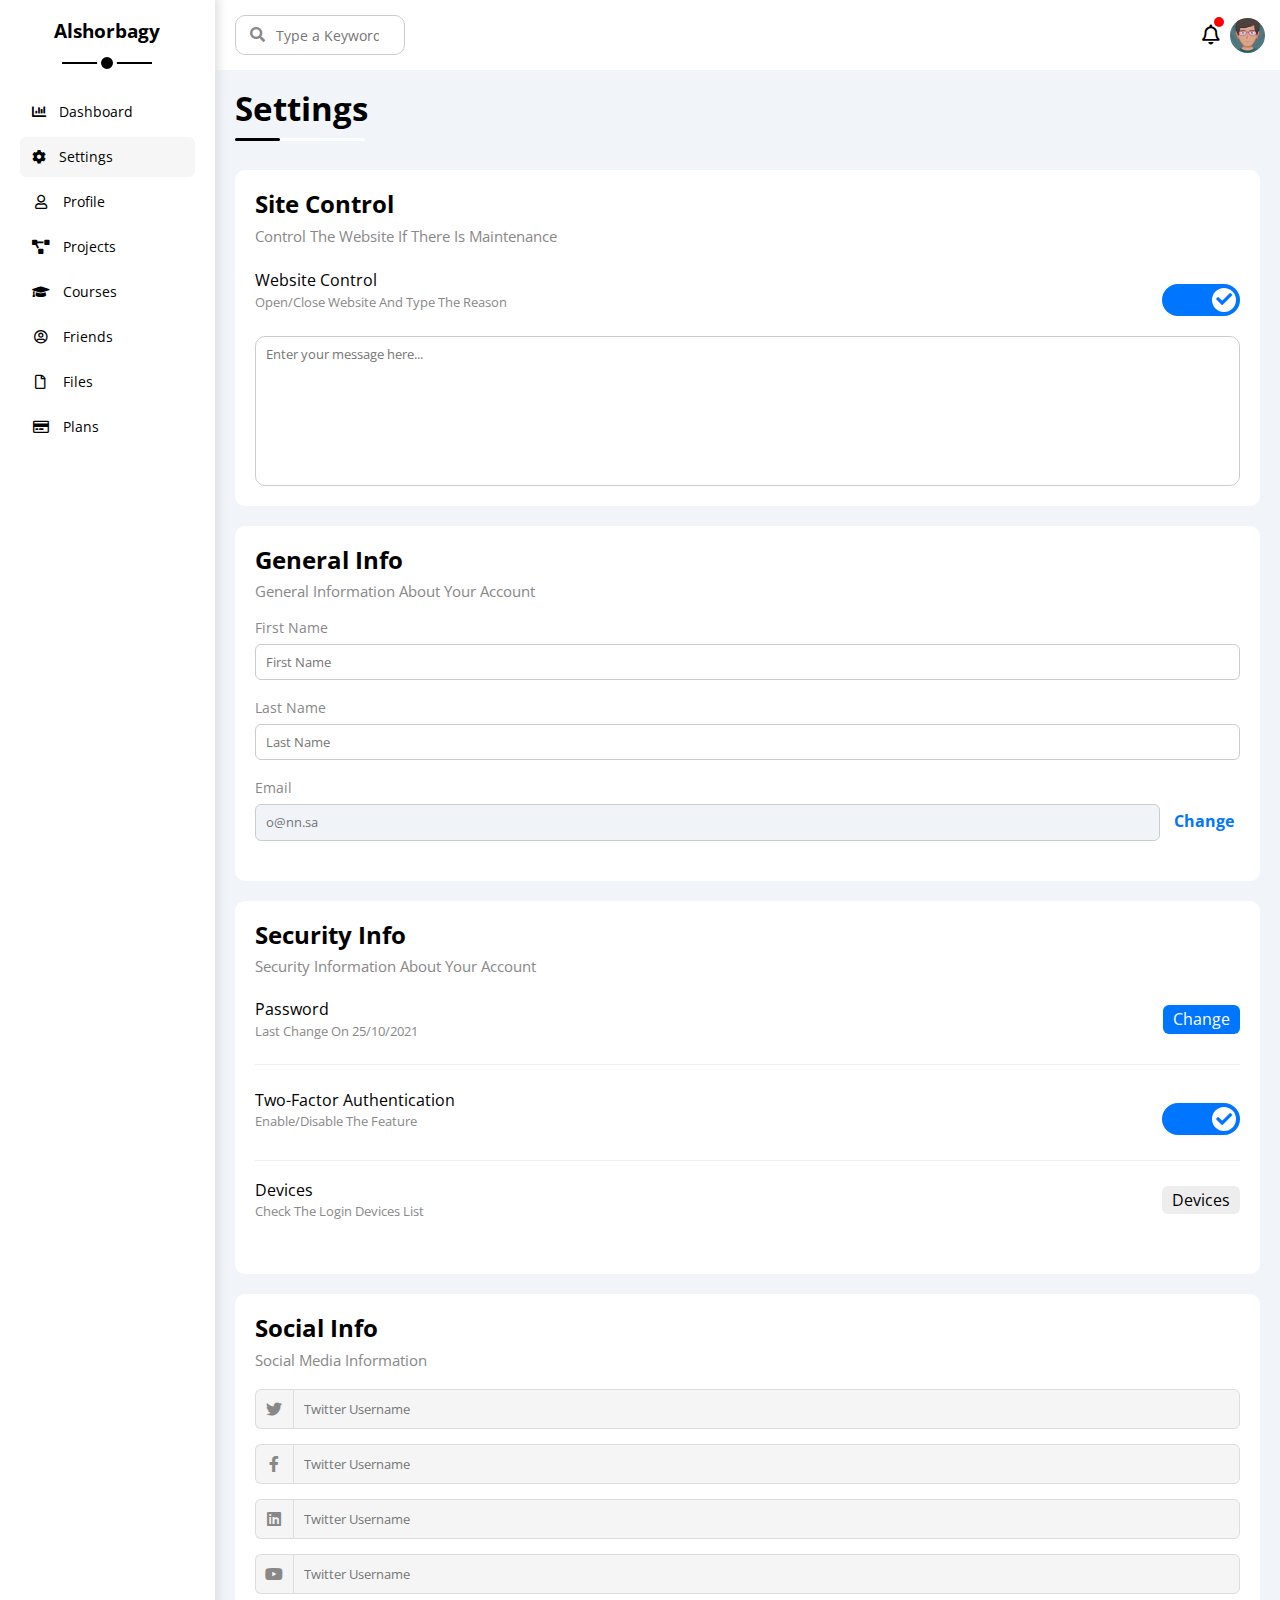
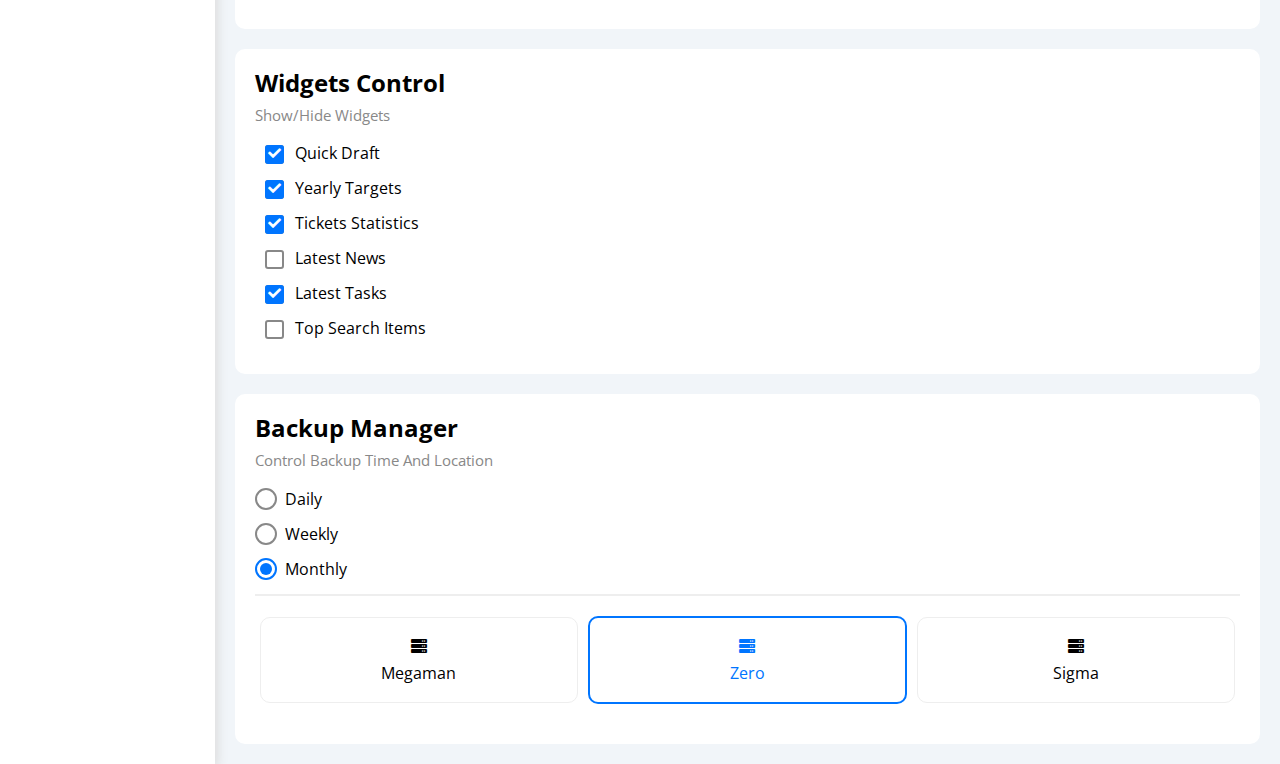
<file: settings.html>
<!DOCTYPE html>
<html lang="en">
<head>
    <meta charset="UTF-8">
    <meta name="viewport" content="width=device-width, initial-scale=1.0">
    <!-- Font Awesome -->
    <link rel="stylesheet" href="css/all.min.css">

    <link rel="stylesheet" href="css/normalize.css">
    <link rel="stylesheet" href="css/framework.css">
    <link rel="stylesheet" href="css/master.css">
       <!-- Google Fonts -->
    <link rel="preconnect" href="https://fonts.gstatic.com" />
    <link href="https://fonts.googleapis.com/css2?family=Open+Sans:wght@400;700&display=swap" rel="stylesheet" />
    <title>Settings</title>
</head>
<body>
    <div class="page d-flex">
    <div class="sidebar bg-white p-20 pos-relative">
        <h3 class="pos-relative txt-c">Alshorbagy</h3>
        <ul>
              <li>
              <a class=" d-flex align-center fs-14 c-black rad-6 p-10" href="index.html">
                <i class="fa-solid fa-chart-bar"></i>
                <span>Dashboard</span>
              </a>
            </li>
            <li> 
              <a class="active d-flex align-center fs-14 c-black rad-6 p-10" href="settings.html">
                <i class="fa-solid fa-gear"></i>
                <span>Settings</spa n>
              </a>
            </li>
             <li>
            <a class="d-flex align-center fs-14 c-black rad-6 p-10" href="profile.html">
              <i class="fa-regular fa-user fa-fw"></i>
              <span>Profile</span>
            </a>
          </li>
          <li>
            <a class="d-flex align-center fs-14 c-black rad-6 p-10" href="projects.html">
              <i class="fa-solid fa-diagram-project fa-fw"></i>
              <span>Projects</span>
            </a>
          </li>
          <li>
            <a class="d-flex align-center fs-14 c-black rad-6 p-10" href="courses.html">
              <i class="fa-solid fa-graduation-cap fa-fw"></i>
              <span>Courses</span>
            </a>
          </li>
          <li>
            <a class="d-flex align-center fs-14 c-black rad-6 p-10" href="friends.html">
              <i class="fa-regular fa-circle-user fa-fw"></i>
              <span>Friends</span>
            </a>
          </li>
          <li>
            <a class=" d-flex align-center fs-14 c-black rad-6 p-10" href="files.html">
              <i class="fa-regular fa-file fa-fw"></i>
              <span>Files</span>
            </a>
          </li>
          <li>
            <a class="d-flex align-center fs-14 c-black rad-6 p-10" href="plans.html">
              <i class="fa-regular fa-credit-card fa-fw"></i>
              <span>Plans</span>
            </a>
          </li>
        </ul>
    </div>
    <div class="content w-full">
        <div class="head bg-white p-15 between-flex">
            <div class="search pos-relative">
                <input class="p-10" type="search" placeholder="Type a Keyword">
            </div>
            <div class="icons d-flex align-center">
                <span class="pos-relative">
                    <i class="fa-regular fa-bell fa-lg"></i>
                </span>
                <img src="assets/avatar-.png" alt="">
            </div>
        </div>
         <h3 class="mean-heading">Settings</h3>
          <div class="container d-grid gap-20">

             <!-- Start Site Control Widget  -->
           <div class="Site-Control bg-white p-20 rad-10">
                <h2 class="mb-10">Site Control</h2>
                <p class="c-grey fs-15 mb-20">Control The Website If There Is Maintenance</p>
                <div class="between-flex mb-20">
                    <div>
                    <span>Website Control</span>
                    <p class="c-grey mt-5 mb-0 fs-13">Open/Close Website And Type The Reason</p>
                    </div>
                    <label>
                        <input class="toggle-checkbox" type="checkbox" checked />
                        <div class="toggle-switch"></div>
                    </label>
                </div>
                <textarea class="w-full mt-5" placeholder="Enter your message here..."></textarea>
           </div>

           <!-- Start General Info -->
           <div class="general-Info bg-white p-20 rad-10">
                <h2 class="mb-10">General Info</h2>
                <p class="c-grey fs-15 mb-20">General Information About Your Account</p>
                <form action="">
                    <label for="" class="c-grey d-block">First Name</label>
                    <input class="p-10 rad-6 w-full" type="text" placeholder="First Name">

                    <label for="" class="c-grey d-block">Last Name</label>
                    <input class="p-10 rad-6 w-full" type="text" placeholder="Last Name">

                    <label for="" class="c-grey d-block">Email</label>
                    <input class="p-10 rad-6 w-full" type="email" placeholder="o@nn.sa">
                    <a href="#" >Change</a>
                </form>
           </div>
           <!-- End General Info -->
           <!-- Start Security Info -->
             <div class="general-Info bg-white p-20 rad-10">
                <h2 class="mb-10">Security Info</h2>
                <p class="c-grey fs-15 mb-25">Security Information About Your Account</p>
                <div class=" between-flex mb-20">
                    <div class="">
                        <span>Password</span>
                        <p class="c-grey fs-13 mt-5">Last Change On 25/10/2021</p>
                    </div>
                    <a href="#" class="c-white btn-shape blue">Change</a>
                </div>
                <div class=" between-flex mb-20">
                    <div class="">
                        <span>Two-Factor Authentication</span>
                        <p class="c-grey fs-13 mt-5">Enable/Disable The Feature</p>
                    </div>
                    <label>
                        <input class="toggle-checkbox" type="checkbox" checked />
                        <div class="toggle-switch"></div>
                    </label>
                </div>
                <div class=" between-flex mb-20 pb-15">
                    <div class="">
                        <span>Devices</span>
                        <p class="c-grey fs-13 mt-5">Check The Login Devices List</p>
                    </div>
                    <a href="#" class="bg-grey c-black btn-shape">Devices</a>
                </div>
             </div>
           <!-- End Security Info -->
            <!-- Start Social Info -->
             <div class="Social-Info bg-white p-20 rad-10">
                <h2 class="mb-10">Social Info</h2>
                <p class="c-grey fs-15 mb-20">Social Media Information</p>
                <div class="d-flex align-center mb-15">
                  <i class="fa-brands fa-twitter center-flex c-grey"></i>
                  <input class="w-full" type="text" placeholder="Twitter Username">
                </div>
                <div class="d-flex align-center mb-15">
                  <i class="fa-brands fa-facebook-f center-flex c-grey"></i>
                  <input class="w-full" type="text" placeholder="Twitter Username">
                </div>
                <div class="d-flex align-center mb-15">
                  <i class="fa-brands fa-linkedin center-flex c-grey"></i>
                  <input class="w-full" type="text" placeholder="Twitter Username">
                </div>
                <div class="d-flex align-center mb-15">
                  <i class="fa-brands fa-youtube center-flex c-grey"></i>
                  <input class="w-full" type="text" placeholder="Twitter Username">
                </div>
                </div>
            <!-- End Social Info -->
            <!-- Start Widgets Control -->
                <div class="widgets-Control bg-white p-20 rad-10">
                  <h2 class="mb-10">Widgets Control</h2>
                  <p class="c-grey fs-15 mb-20">Show/Hide Widgets</p>
                  <ul class="ml-10">
                    <li class="d-flex gap-10 mb-15">
                      <input type="checkbox" id="one" checked>
                      <label for="one">Quick Draft</label>
                    </li>
                    <li class="d-flex gap-10 mb-15">
                      <input type="checkbox" id="two" checked>
                      <label for="two">Yearly Targets</label>
                    </li>
                    <li class="d-flex gap-10 mb-15">
                      <input type="checkbox" id="three" checked>
                      <label for="three">Tickets Statistics</label>
                    </li>
                    <li class="d-flex gap-10 mb-15">
                      <input type="checkbox" id="four" >
                      <label for="four">Latest News</label>
                    </li>
                    <li class="d-flex gap-10 mb-15">
                      <input type="checkbox" id="five" checked>
                      <label for="five">Latest Tasks</label>
                    </li>
                    <li class="d-flex gap-10 mb-15">
                      <input type="checkbox" id="six" >
                      <label for="six">Top Search Items</label>
                    </li>
                   
                  </ul>
                </div>
            <!-- End Widgets Control -->
            <!-- Start Backup Manager -->
                <div class="backup-manager bg-white p-20 rad-10">
                  <h2 class="mb-10">Backup Manager</h2>
                  <p class="c-grey fs-15 mb-20">Control Backup Time And Location</p>
                  <div class="date d-flex gap-10 mb-15">
                    <input type="radio" name="time" id="daily" checked>
                    <label for="daily">Daily</label> 
                  </div>
                  <div class="date d-flex gap-10 mb-15">
                    <input type="radio" name="time" id="weekly" checked>
                    <label for="weekly">Weekly</label> 
                  </div>
                  <div class="date d-flex gap-10 mb-15">
                    <input type="radio" name="time" id="monthly" checked>
                    <label for="monthly">Monthly</label> 
                  </div>
                  
                  <div class="servers d-flex align-center txt-c">
                    <input type="radio" name="servers" id="server-one">
                    <div class="server mb-15 rad-10 w-full">
                      <label class="d-block m-20" for="server-one">
                        <i class="fa-solid fa-server d-block mb-10"></i>
                        Megaman
                      </label>
                    </div>
                    
                    <input type="radio" name="servers" id="server-two" checked>
                    <div class="server mb-15 rad-10 w-full">
                      <label class="d-block m-20" for="server-two" >
                        <i class="fa-solid fa-server d-block mb-10"></i>
                        Zero
                      </label>
                    </div>
                    <input type="radio" name="servers" id="server-three">
                    <div class="server mb-15 rad-10 w-full">
                      <label class="d-block m-20" for="server-three">
                        <i class="fa-solid fa-server d-block mb-10"></i>
                        Sigma
                      </label>
                    </div>

                  </div>
                </div>
            <!-- End Backup Manager --> 
          </div>
</body>
</html>
</file>
<file: css/framework.css>
/* Start Variables */
:root {
  --blue-color: #0075ff;
  --blue-alt-color: #0d69d5;
  --orange-color: #f59e0b;
  --green-color: #22c55e;
  --red-color: #f44336;
  --grey-color: #888;
  --main-transition: 0.3s;
}  
/* End Variables */
/* Start box */
.d-flex {
    display: flex;
}
.align-center {
    align-items: center;
}
.d-grid {
    display: grid;
}
@media (max-width: 767px) {
    .block-mobile {
        display: block;
    }
}
.gap-10 {
    gap: 10px;
}
.gap-20 {
    gap: 20px;
}
.space-between {
    justify-content: space-between;
}
.space-around {
    justify-content: space-around;
}
.d-block {
    display: block;
}
/* End box */
/* Start padding + margin */
.p-5 {
    padding: 5px;
}
.p-7 {
    padding: 7px;
}
.p-10 {
    padding: 10px;
}
.p-15 {
    padding: 15px;
}
.p-20 {
    padding: 20px;
}
.pl-20 {
    padding-left: 20px;
}
.pb-15 {
    padding-bottom: 15px;
}
.pb-20 {
    padding-bottom: 20px;
}
.m-15 {
    margin: 15px;
}
.m-20 {
    margin: 20px;
}
.mt-5 {
    margin-top: 5px;
}
.mt-10 {
    margin-top: 10px;
}
.mt-20 {
    margin-top: 20px;
}
.mb-5 {
    margin-bottom: 5px;
}
.mb-10 {
    margin-bottom: 10px;
}
.mb-15 {
    margin-bottom: 15px;
}
.mb-20 {
    margin-bottom: 20px;
}
.mb-25 {
    margin-bottom: 25px;
}
.mb-30 {
    margin-bottom: 30px;
}
.ml-0 {
    margin-left: 0;
}
.ml-10 {
    margin-left: 10px;
}
.mr-5 {
    margin-right: 5px;
}
.mr-10 {
    margin-right: 10px;
}
.mr-15 {
    margin-right: 10px;
}
@media (max-width: 767px) {
    .txt-c-mobile {
        text-align: center;
    }
    .block-mobile {
        display: block;
    }
}
/* End padding + margin + redius */
/* Start colors */

.bg-white {
    background-color: #fff;
    
}
.bg-eee {
    background-color: #eee;
}

.bg-blue {
    background-color: rgb(0 117 255 / 20%);
}
.bg-orange {
    background-color: rgb(245 158 11 / 20%);
}
.bg-green {
    background-color: rgb(34 197 94 / 20%);
}
.bg-grey {
    background-color: rgb(135 135 135 / 15%);
}
.bg-red {
    background-color: rgb(255 0 0 / 20%);
}
.blue {
    background-color: var(--blue-color);
}
.orange {
    background-color: var(--orange-color);
}
.green {
    background-color: var(--green-color);
}
.red {
    background-color: var(--red-color);
}
.c-black {
    color: black;
}
.c-red {
    color: var(--red-color);
}
.c-orange {
    color: var(--orange-color);
}
.c-green {
    color: var(--green-color);
}
.c-blue {
    color:var(--blue-color);
}
.c-grey {
    color: var(--grey-color);
}
.c-white {
    color: #fff;
}
.rad-6 {
    border-radius: 6px;
}
.rad-10 {
    border-radius: 10px;
}
.rad-half {
    border: 50%;
}
.b-none {
    border: none;
}
.border-eee {
    border: 1px solid #eee;
}
/* End colors */
/* Start Position */
.pos-relative {
    position: relative;
}
.pos-absolute {
    position: absolute;
}
/* End Position */
/* Start Fonts + radius + width & height */
.txt-c {
    text-align: center;
}
.fs-12 {
    font-size: 12px;
}
.fs-13 {
    font-size: 13px;
}
.fs-14 {
    font-size: 14px;
}
.fs-15 {
    font-size: 15px;
}
.fs-18 {
    font-size: 18px;
}
.fs-25 {
    font-size: 25px;
}
.fs-30 {
    font-size: 25px;
}
.w-full {
    width: 100%;
}
.h-full {
    height: 100%;
}
.fw-bold {
    font-weight: bold;
}
.w-fit {
    width: fit-content;
} 
/* End Fonts */
/* Start Components */
.center-flex {
    display: flex;
    align-items: center;
    justify-content: center;
}
.between-flex {
    display: flex;
    align-items: center;
    justify-content: space-between;
}
.around-flex {
    display: flex;
    align-items: center;
    justify-content: space-around;
}
.btn-shape {
    padding: 5px 10px;
    border-radius: 6px;
}
/* End Components */
</file>
<file: css/master.css>
/* Start Variables */
:root {
  --blue-color: #0075ff;
  --blue-alt-color: #0d69d5;
  --orange-color: #f59e0b;
  --green-color: #22c55e;
  --red-color: #f44336;
  --grey-color: #888;
  --main-transition: 0.3s;
}  
/* End Variables */
/* Start Global Rules */
* {
    box-sizing: border-box;
    margin: 0;
    padding: 0;
    list-style: none;
    text-decoration: none;
}
*:focus {
    outline: none;
}
html {
    scroll-behavior: smooth;
}
body {
    font-family: "Open Sans", sans-serif;
    color: #000;
}
::-webkit-scrollbar {
  width: 15px;
}
::-webkit-scrollbar-track {
  background-color: white;
}
::-webkit-scrollbar-thumb {
  background-color: var(--blue-color);
}
::-webkit-scrollbar-thumb:hover {
  background-color: var(--blue-alt-color);
}
.container {
    margin: 20px;
    grid-template-columns: repeat(auto-fill, minmax(520px, 1fr));
}
@media (max-width: 767px) {
    .container {
    margin: 10px;
    grid-template-columns: minmax(200px, 1fr);
    gap: 10px;
    }
}
.mean-heading {
font-size: 33px;
position: relative;
margin: 20px 20px 42px;
}
.mean-heading::before, 
.mean-heading::after {
    content: "";
    position: absolute;
    bottom: -13px;
    border-radius: 2px;

}
.mean-heading::before {
    background-color: black;
    width: 45px;
    height: 3px;
    left: 0;
}
.mean-heading::after {
    background-color: #fff;
    width: 85px;
    height: 3px;
    left: 45px;
}
/* End Global Rules */

.page {
    background-color: #f1f5f9;
    min-height: 100vh;
}
/* Start Sidebar */
.sidebar {
    width: 250px;
    box-shadow: 0 0 10px 3px #ddd;
}
.sidebar > h3 {
    margin-bottom: 50px;
}
.sidebar > h3::before ,
.sidebar > h3::after {
    content: "";
    position: absolute;
    background-color: black;
    left: 50%;
    transform: translateX(-50%);
   
}
.sidebar > h3::before {
    top: 42px;
    height: 2px;
    width: 90px;
}
.sidebar > h3::after {
    width: 12px;
    height: 12px;
    border-radius: 50%;
    border: 4px solid #fff;
    top: 33px;
}
.sidebar ul li a {
    display: flex;
    justify-content: flex-start;
    gap: 13px;
    padding: 12px;
    margin: 0 0 5px;
    transition: var(--main-transition);
}
.sidebar ul li a.active {
    background-color: #f6f6f6;
}
.sidebar ul li a:hover {
    background-color: #f6f6f6;
}
@media (max-width: 767px) {
    .sidebar {
        width: 120px;
        padding: 10px;
    }
    .sidebar > h3 {
        font-size: 17px;
        margin-bottom: 15px;
    }
    .sidebar > h3::before ,
    .sidebar > h3::after {
        display: none;
    }
    .sidebar ul li a {
        padding: 10px;
    }
     .sidebar ul li a span {
        font-size: 12px;
     }
}
/* End Sidebar */
/* Start content */
.content {
    overflow: hidden;
}
.content .head .search {
    margin-left: 5px;
}
.content .head .search::before {
   font-family: var(--fa-style-family-classic); 
    content: "\f002";
    font-weight: 700;
    position: absolute;
    left: 15px;
    top: 50%;
    transform: translateY(-50%);
    font-size: 15px;
    color: var(--grey-color);
}
.content .head .search input {
    border-radius: 10px;
    border: 1px solid #ccc;
    padding-left: 40px;
    width: 170px;
    transition: width var(--main-transition);
}
.content .head .search input::placeholder {
    font-size: 14px;
}
.content .head .search input:focus {
    width: 200px;
}
.content .head .search input:focus::placeholder {
    opacity: 0;
}
.content .head .icons {
    display: flex;
    align-items: center;
    gap: 10px;
}
.content .head .icons::before{
    content: "";
    position: absolute;
    width: 10px;
    height: 10px;
    right: 56px;
    top: 17px;
    background-color: red;
    border-radius: 50% ;
}
.content .head .icons img {
    max-width: 35px;
    border-radius: 50%;
}
.container >.box {
    height: 400px;
    background-color: #eee;
    border-radius: 10px;
}
/* End content */
/* End Sidebar */

/* Start Dashboard */
/* Start Welcome Widget */
.welcome {
    overflow:hidden
}
.welcome .intro img {
    width: 200px;
    margin-bottom: -10px;
}
.welcome .avatar {
    max-width: 100%;
    width: 64px;
    height: 64px;
    border: 2px solid #fff;
    border-radius: 50%;
    padding: 2px;
    margin-left: 20px;
    margin-top: -32px;
    
}
.welcome .body {
    margin-top: 20px;
    border-top: 1px solid #eee;
    border-bottom: 1px solid #eee;
}
.welcome .visit {
    margin: 20px 15px 15px auto;
    transition: var(--main-transition);
    margin-bottom: 60px;
}
.welcome .visit:hover {
    background-color: var(--blue-alt-color);
}
@media (max-width: 767px) {
    .welcome .intro img {
        display: none;
    }
    .welcome .body > div:not(:last-child) {
        margin-bottom: 20px;
    }
    .welcome .avatar {
        margin-left: 0;
    }
    .welcome .visit {
        margin-bottom: 15px;

    }
}
/* End Welcome Widget */
/* Start Quick Draft Widget */
.quick-draft form textarea {
    min-height: 180px;
    resize: none;
}
.quick-draft textarea::placeholder {
    font-size: 14px;
}
.quick-draft input.save {
    padding: 5px 10px;
    margin-left: auto;
    transition: var(--main-transition);
}
.quick-draft input.save:hover {
    background-color: var(--blue-alt-color);
    cursor: pointer;
}
.quick-draft input::placeholder {
    font-size: 14px;
}
/* End Quick Draft Widget */
/* Start Targets */
.targets .target-row .icon {
    width: 80px;
    height: 80px;
    margin-right: 15px;
    text-align: center;
}
.targets .target-row .icon i {
    font-size: 25px;
}
.targets .target-row .data {
    flex: 1;
}
.targets .target-row .data .progress {
    height: 5px;
}
.targets .data .progress > span {
    position: absolute;
    height: 5px;
}
.targets .progress > span span {
    color: #fff;
    font-size: 12px;
    position: absolute;
    top: -35px;
    right: -16px;
    padding: 5px 6px;
}
.targets .progress > span span::after {
    content: "";
    position: absolute;
    border-color: transparent;
    border-width: 5px;
    border-style: solid;
    left: 50%;
    transform: translateX(-50%);
    bottom: -10px;
} 
.targets .progress > span span.blue::after {
    border-top-color: var(--blue-color) ;
}
.targets .progress > span span.orange::after {
    border-top-color: var(--orange-color) ;
}
.targets .progress > span span.green::after {
    border-top-color: var(--green-color) ;
}
/* End Targets */
/* Start Tickets widget */
.Tickets > div {
    display: grid;
    grid-template-columns: repeat(auto-fill,minmax(200px,1fr));
}
.Tickets .box {
    border: 1px solid;
    border-color: rgb(204, 204, 204);;
    padding: 20px 80px;
}
/* End Tickets widget */
/* Start News */
.news .new:not(:last-child) {
    padding-bottom: 20px;
    border-bottom: 1px solid rgb(135 135 135 / 30%);
}
.news .new:last-child {
    margin-bottom: 12px;
}
.news .new img {
    width: 100px;
    border-radius: 5px;
}
.news .new .text {
    margin-left: 15px;
}
.news .new .text h4 {
    margin-bottom: 10px;
}
.news .new span {
    padding: 5px 10px;
    font-size: 13px;
}
/* End News */
/* Start Tasks */
.tasks .task:not(:last-child) {
    padding-bottom: 15px;
    border-bottom: 1px solid rgb(135 135 135 / 30%);
}
.tasks .task:last-child {
    margin-bottom: 0;
}
.tasks .task .delete {
    transition: var(--main-transition);
}
.tasks .hide {
  opacity: 0.3;
}
.tasks .hide h4,
.tasks .hide p {
  text-decoration: line-through;
}

.tasks .task .delete:hover {
    color: red;
    cursor: pointer;
}
/* End Tasks */
/* Start Top-Search */
.Top-search .item span:last-child {
    padding: 5px 7px;
    font-size: 13px;
}
/* End Top-Search */
/* Start Uploads */
.uploads .row {
    display: flex;
    align-items: center;
    border-bottom: 1px solid rgb(136 136 136 / 20%);
    padding-bottom: 10px;
}
.uploads .row:last-child {
    border: none;
    margin: 0;
    padding: 0;
}
.uploads .row img {
    width: 40px;
}
.uploads .row .info {
    margin-left: 10px;
}
.uploads .row .info p {
    font-size: 14px;
}
.uploads .row span {
    padding: 5px 7px;
    border-radius: 6px;
}

/* End Uploads */
/* Start Progress */
.progress ul::before {
    content: "";
    position: absolute;
    left: 10px;
    width: 2px;
    height: 100%;
    background-color: var(--blue-color);
}
.progress ul li::before {
    content: "";
    width: 20px;
    height: 20px;
    border-radius: 50%;
    background-color: white;
    border: 2px solid white;
    outline: 2px solid var(--blue-color);
    margin-right: 15px;
    z-index: 1;
}
.progress ul li.done::before {
    content: "";
    background-color: var(--blue-color);
}
.progress ul li.current::before {
    animation: change-color 0.8s infinite alternate;
}
.progress .lanch-icon {
    position: absolute;
    bottom: 0;
    right: 0;
    width: 175px;
    opacity: 0.25;
}

/* End Progress */
/* Start Reminders */

.reminders ul li {
    position: relative;
    margin-bottom: 20px;
}
.reminders ul li span.key {
    width: 15px;
    height: 15px;
    border-radius: 50%;
    margin-right: 15px;
    display: block;
}
.reminders ul li:first-child div{
    border-left: 2px solid var(--blue-color);
}
.reminders ul li:nth-child(2) div{
    border-left: 2px solid var(--green-color);
}
.reminders ul li:nth-child(3) div{
    border-left: 2px solid var(--orange-color);
}
.reminders ul li:last-child div{
    border-left: 2px solid var(--red-color);
}

/* End Reminders */
/* Start Post */
.post .profile {
    border-bottom: 1px solid rgb(135 135 135 / 15%);
    padding-bottom: 20px;
}
.post .profile img {
    width: 50px;
}
.post > p {
    line-height: 1.8;
    text-transform: capitalize;
    border-bottom: 1px solid rgb(135 135 135 / 15%);
}
.post .reacts {
    padding: 7px 0;
}
/* End Post */
/* Start Social */
.social .box i {
    position: absolute;
    left: 0;
    top: 0;
    width: 57px;
    transition: var(--main-transition); 
}
.social a {
    transition: var(--main-transition);
}
.social .box i:hover {
    transform: rotate(5deg);
}
.social .box div {
    margin-left: 60px;
}
.social .twitter i,
.social .facebook i,
.social .linkedin i{
    background-color: #0075ff;
    
}
.social .twitter a:hover,
.social .facebook a:hover,
.social .linkedin a:hover {
    background-color: var(--blue-alt-color);
}
.social .youtube i,
.social .youtube a {
    background-color: #fe1a1a;
}
.social .youtube a:hover {
    background-color: red;
}
/* End Social */
/* Start projects */
.projects .responsive-table {
  overflow-x: auto;
}
.projects table {
    min-width: 1000px;
    border-spacing: 0;
}
.projects table td {
    padding: 15px;
}
.projects table tbody td {
    border-bottom: 1px solid #eee;
    border-left: 1px solid #eee;
    transition: var(--main-transition);
}
.projects table tbody td:last-child {
    border-right: 1px solid #eee;
}
.projects table tbody tr:hover {
    background-color: rgb(238, 238, 238 , 40%);
}
.projects table img {
    width: 32px;
    height: 32px;
    border-radius: 50%;
    padding: 3px;
    background-color: #fff;
}
.projects table img:not(:first-child) {
    margin-left: -20px;
}
/* End projects */
/* End Dashboard page */

/* Start Settings page*/
/* Start Site-Control */
.toggle-checkbox {
    appearance: none;
}
.toggle-switch {
    width: 78px;
    background-color: #ccc;
    height: 32px;
    border-radius: 16px;
    transition: var(--main-transition);
    cursor: pointer;
    position: relative;

}
.toggle-switch::before {
    font-family: var(--fa-style-family-classic);
    content: "\f00d";
    font-weight: 900;
    background-color: #fff;
    width: 24px;
    height: 24px;
    border-radius: 50%;
    position: absolute;
    top: 4px;
    left: 4px;
    display: flex;
    align-items: center;
    justify-content: center;
    color: #ccc;
    transition: var(--main-transition);
}
.toggle-checkbox:checked + .toggle-switch {
    background-color: var(--blue-color);
}
.toggle-checkbox:checked + .toggle-switch::before {
    content: "\f00c";
    left: 50px;
    color: var(--blue-color);
}
.Site-Control textarea {
    height: 150px;
    border-radius: 10px;
    border-color: #ccc;
    resize: none;
    padding: 10px;
    font-size: 13px;
    display: block;
}
/* End Site-Control */
/* Start General Control */
.general-Info form {
    font-size: 14px;
}
.general-Info form label {
    margin-bottom: 7px;
}
.general-Info form input {
    border: 1px solid #ccc;
    margin-bottom: 20px;
    font-size: 13px;
}
.general-Info form input[type="email"] {
    display: inline-flex;
    width: calc(100% - 80px);
    background-color: #f0f4f8;
    cursor: no-drop;
    color: #bbb;
}
.general-Info form a {
    display: inline;
    margin-left: 10px;
    font-size: 16px;
    font-weight: bold;
    color: var(--blue-color);
}
/* End General Control */
/* Start Security Info */
.general-Info > div:not(:last-child) {
    padding-bottom: 25px;
    border-bottom: 1px solid #eee;
}
/* End Security Info */
/* Start Social Info */
    .Social-Info > div i {
    font-size: 16px;
    width: 40px;
    height: 40px;
    background-color: rgb(204 204 204 / 20%);
    border-radius: 6px 0 0 6px;
    border: 1px solid #ddd ;
    border-right: 0;
    transition: 0.2s;
    }
    .Social-Info > div input {
    height: 40px;
    font-size: 13px;
    padding-left: 10px;
    background-color: rgb(204 204 204 / 20%);
    border: none;
    border-radius: 0 6px 6px 0;
    border: 1px solid #ddd ;
    }
    .Social-Info > div:focus-within i {
        color: black;
    }
/* End Social Info */
/* Start Widgets Control */
.widgets-Control ul li input {
    appearance: none;
}
.widgets-Control ul label {
    margin-left: -10px;
    height: 20px;
    padding-left: 30px;
    position: relative;
    cursor: pointer;
}
.widgets-Control ul label::before {
    content: "";
    position: absolute;
    width: 15px;
    height: 15px;
    border: 2px solid var(--grey-color);
    border-radius: 3px;
    left: 0;
    top: 50%;
    margin-top: -9px;
}
.widgets-Control ul label:hover::before {
    border-color: var(--blue-color);
}
.widgets-Control ul label::after {
   font-family: var(--fa-style-family-classic);
    content: "\f00c";
    font-weight: 900;
    position: absolute;
    left: 0;
    top: 50%;
    margin-top: -9px;
    border-radius: 3px;
    background-color: var(--blue-color);
    color: #fff;
    font-size: 13px;
    width: 19px;
    height: 19px;
    display: flex;
    justify-content: center;
    align-items: center;
    transition: var(--main-transition);
    transform: scale(0) rotate(360deg);
}
.widgets-Control ul li input:checked + label::after {
    transform: scale(1);
}
/* End Widgets Control */
/* Start Backup Manager */
.backup-manager .date input[type="radio"] {
    appearance: none;
}
.backup-manager .date label {
    margin-left: -10px;
    padding-left: 30px;
    position: relative;
    cursor: pointer;
    height: 20px;
    display: flex;
    justify-content: center;
    align-items: center;
}
.backup-manager .date label::before {
    content: "";
    position: absolute;
    width: 18px;
    height: 18px;
    border: 2px solid var(--grey-color);
    border-radius: 50%;
    left: 0;
    top: 50%;
    margin-top: -11px;
}
.backup-manager .date label::after {
    content: "";
    position: absolute;
    left: 5px;
    top: 4px;
    border-radius: 50%;
    background-color: var(--blue-color);
    width: 12px;
    height: 12px;
    transition: var(--main-transition);
    transform: scale(0);
}
.backup-manager .date input:checked + label::after {
    transform: scale(1);
}
.backup-manager .date input:checked + label::before {
    border-color: var(--blue-color);
}
.backup-manager .servers {
    border-top: 2px solid #eee;
}
@media (max-width: 767px) {
    .backup-manager .servers {
        flex-wrap: wrap;
    }
}
.backup-manager .servers input[type="radio"] {
    appearance: none;
}
.backup-manager .servers .server {
    margin: 20px 5px;
    border: 1px solid #eee;
}
.backup-manager .servers .server label {
    cursor: pointer;
}
.backup-manager .servers input:checked + .server {
    color: var(--blue-color);
    border-width: 2px;
    border-color: var(--blue-color);
}
/* End Backup Manager */
/* End Settings page*/

/* Start Profile Page */
/* Start Overview */
.overview .avatar-box {
    width: 300px;
    border-right: 1px solid #eee;
} 
.overview .avatar-box img {
    width: 120px;
    height: 120px;
} 
.overview .avatar-box .level {
    height: 6px;
    overflow: hidden;
    width: 70%;
    margin: auto;
} 
.overview .avatar-box .level span {
    position: absolute;
    height: 100%;
    border-radius: 6px;
    left: 0;
    top: 0;
    background-color: var(--blue-color);
}
.overview .info-box .box {
    flex-wrap: wrap;
    border-bottom: 1px solid #eee;
    transition: var(--main-transition);
}
.overview .info-box .box:hover  {
    background-color: #f9f9f9;
}
.overview .info-box .box h4 {
    font-weight: normal;
    margin-bottom: 10px;
}
@media (min-width: 767px) {
    .overview .info-box .box > div {
        min-width: 250px;
    }
}
.overview .info-box .box div label .toggle-checkbox {
    height: 0;
}
@media (max-width: 767px) {
    .profile-page .info-box .toggle-switch {
      margin: auto;
    }
  }
.overview .info-box .toggle-switch {
    height: 20px;
}
.overview .info-box .toggle-switch::before {
    width: 12px;
    height: 12px;
    font-size: 8px;
}
.overview .info-box .toggle-checkbox:checked + .toggle-switch::before {
    left: 60px;
}

/* End Overview */
/* Start My Skills */
.profile-page .my-skills {
    width: 30%;
}
.profile-page .my-skills .box {
    border-bottom: 1px solid #eee;
    padding: 20px 0;
    font-size: 14px;
}
.profile-page .my-skills .box span {
    padding: 5px 10px;
    background-color: #f9f9f9;
    margin-right: 5px;
    border-radius: 6px;
}
.profile-page .my-skills .box:last-child {
    border-bottom: none;
}

/* End My Skills */
/* Start latest Activ */
.profile-page .latest-activ {
    flex: 1;
}
.profile-page .latest-activ > div {
    padding-bottom: 15px;
    border-bottom: 1px solid #eee;
    margin-bottom: 10px;
}
.profile-page .latest-activ > div:last-child {
    border-bottom:none ;
}
.profile-page .latest-activ > div span {
    display: block;
}
.profile-page .latest-activ > div .date span {
    color: var(--grey-color);
}
.profile-page .latest-activ > div img {
    max-width: 65px;
    height: 65px;
    margin-right: 15px;
}
.profile-page .latest-activ > div .info {
    flex: 1;
}
.profile-page .latest-activ > div .info .data {
    margin-bottom: 10px;
}
/* End latest Activ */
/* End Profile Page */

/* Start Projects Page */
.project .date {
    font-size: 13px;
    color: var(--grey-color);
    position: absolute; 
    right: 10px;
    top: 10px;
}
.project h4 {
    font-weight: normal;
    margin-bottom: 15px;
}
.project .images {
    padding: 15px 0;
    border-bottom: 1px solid #f9f9f9;
}
.project .images img {
    width: 45px;
    height: 45px;
    border: 2px solid #fff;
    border-radius: 50%;
    padding: 3px;
    position: relative;
    transition: var(--main-transition);
    cursor: pointer;
}
.project .images img:hover {
    z-index: 100;
}
.project .images img:not(:first-child) {
    margin-left: -22px;
}
.project .skills {
    font-size: 13px;
    padding: 25px 0;
    border-bottom: 1px solid #f9f9f9;
    text-align: right;
}
.project .skills span {
    padding: 5px 10px;
    background-color: #eee;
    border-radius: 6px;
}
.project .foot .prog {
    background-color: #eee;
    height: 8px;
    width: 50%;
    border-radius: 6px;
}
.project .foot .prog span {
    position: absolute;
    height: 8px;
    border-radius: 6px;
}
.project .foot span {
    font-size: 14px;
    color: var(--grey-color);
}
@media (max-width: 767px) {
    .project .foot {
        flex-direction: column;
        gap: 20px;
    }
}
/* End Projects Page */
/* Start Courses Page */
.courses {
    margin: 20px;
    grid-template-columns: repeat(auto-fill, minmax(300px, 1fr));
}
.courses .course {
    overflow: hidden;
}
@media (max-width: 767px) {
    .courses .course {
        text-align: center;
    }
}
.courses .course .instructor {
    position: absolute;
    left: 20px;
    top: 20px;
    border-radius: 50%;
    border: 2px solid #fff;
    width: 60px;
    height: 60px;
}
.courses .course img {
    max-width: 100%;
}   
.courses .course .info p {
    padding-bottom: 15px;
    color: var(--grey-color);
    font-size: 14px;
    line-height: 1.5;
}
.courses .course .foot {
    position: relative;
    border-top: 1px solid #eee;
}
.courses .course .foot a {
    height: 25px;
    position: absolute;
    left: 50%;
    transform: translate(-50%);
    top: -12px;
}
.courses .course .foot {
    color: var(--grey-color);
}
/* End Courses Page */
/* Start Friends Page */
.friends {
    margin: 20px;
    grid-template-columns: repeat(auto-fill, minmax(300px, 1fr));
}
.friends .friend .head {
    border-bottom: 1px solid #eee;
    padding: 15px;
}
.friends .contact {
    position: absolute;
    left: 10px;
    top: 10px;
  }
.friends .contact i {
    background-color: #eee;
    padding: 10px;
    border-radius: 50%;
    color: #666;
    font-size: 13px;
    cursor: pointer;
    transition: 0.3s;
  }
  .friends .contact i:hover {
    background-color: var(--blue-color);
    color: white;
  }
.friends .friend .head img {
    width: 100px;
    border-radius: 50%;
    margin: 15px;
}
.friends .friend .head p {
    font-size: 13px;
}
.friends .friend .body {
    font-size: 14px;
    padding: 15px;
    border-bottom: 1px solid #eee;
}
.friends .friend .body > div {
    margin-left: 5px;
}
.friends .friend .body > div:not(:last-child) {
    margin-bottom: 15px;
}
.friends .friend .body > div i {
    width: 16px;
    margin-right: 8px;
}
.friends .friend .foot {
    font-size: 13px;
    padding: 20px;
}
.friends .friend .foot div a {
    padding: 4px 12px;
    transition: var(--main-transition);
}
.friends .friend .foot .buttons .blue:hover {
    background-color: var(--blue-alt-color);
}
.friends .friend .foot .buttons .red:hover {
    background-color: red;
}

/* End Friends Page */
/* Start Files page */

@media (max-width: 767px) {
    .files-view {
        flex-direction: column;
        flex-direction: column-reverse;
    }
}
.files-view .files {
    width: 75%;
    grid-template-columns: repeat(auto-fill, minmax(200px, 1fr));
}
@media (max-width: 767px) {
    .files-view .files {
        margin: auto;
    }
}
.files-view .files .file .head {
    border-bottom: 1px solid #eee;
    padding: 15px;
}

.files-view .files .file .head .contact {
    position: absolute;
    left: 10px;
    top: 10px;
  }
  .files-view .files .file .head .contact i {
    background-color: #eee;
    padding: 10px;
    border-radius: 50%;
    color: #666;
    font-size: 13px;
    cursor: pointer;
    transition: 0.3s;
  }
  .files-view .files .file .head .contact i:hover {
    background-color: var(--blue-color);
    color: white;
  }
.files-view .files .file .head img {
    max-width: 65px;
    height: 65px;
    transition: var(--main-transition);
}
.files-view .files .file .head:hover img {
    transform: rotate(5deg);
}
.files-view .files .file .head h4 {
    font-weight: normal;
}
.files-view .files .file .head p {
    text-align: left;
    margin-left: -15px;
}
.files-view .file-state {
    min-width: 260px;
    height: 450px;
}
.files-view .file-state .box i {
    width: 40px;
    height: 40px;
    margin-right: 10px;
}
.files-view .file-state .box h4 {
    font-weight: normal;
}
.files-view .file-state .box span {
    margin-left: auto;
}
.files-view .file-state .upload {
    margin: auto;
    padding: 10px 15px;
}
.files-view .file-state .upload:hover {
    background-color: var(--blue-alt-color);
}
.files-view .file-state .upload:hover i {
    animation: up-down 0.8s infinite alternate;
}
/* End Files page*/
/* Start Plane Page */
.planes {
    grid-template-columns: repeat(auto-fill, minmax(450px, 1fr));
}

.planes .plane .head {
    color: #fff;
    padding: 25px 0;
    border: 3px solid #fff;
    margin-bottom: 20px;
}
.planes .plane.free .head {
    background-color: var(--green-color);
    outline: 3px solid var(--green-color);
}
.planes .plane.basic .head {
    background-color: var(--blue-color);
    outline: 3px solid var(--blue-color);
}
.planes .plane.Premium .head {
    background-color: var(--orange-color);
    outline: 3px solid var(--orange-color);
}
.planes .plane .head h2 {
    margin-bottom: 5px;
}
.planes .plane .head span {
    font-size: 25px;
}
.planes .plane .head div {
    width: fit-content;
    margin: auto;
    position: relative;
    font-size: 40px;
}
.planes .plane .head div span {
    position: absolute;
    left: -20px;
    top: 0;
    font-size: 25px;
}
.plane .features .feature {
    padding: 15px 0 ;
    border-bottom: 1px solid #f1eeee;
}
.plane .features .feature i {
    font-size: 15px;
}
.plane .features .feature i:last-child {
    margin-left: auto;
}
.planes .plane a {
    margin-top: 20px;
    cursor: pointer;
}
.planes .plane.free a:hover {
    background-color: rgb(0, 194, 0);
}
.planes .plane.basic a:hover {
    background-color: var(--blue-alt-color);
}
.planes .plane.Premium a:hover {
    background-color: rgb(231, 151, 2);
}
/* End Plane Page */








/* Start Animation */
@keyframes change-color {
    from {
        background-color: var(--blue-color);
    }
    to {
        background-color: #fff;
}
}
@keyframes up-down {
    0% , 100% {
        transform: translateY(0);
    }
    50% {
        transform: translateY(-5px);
    }
}
/* End Animation */
</file>
